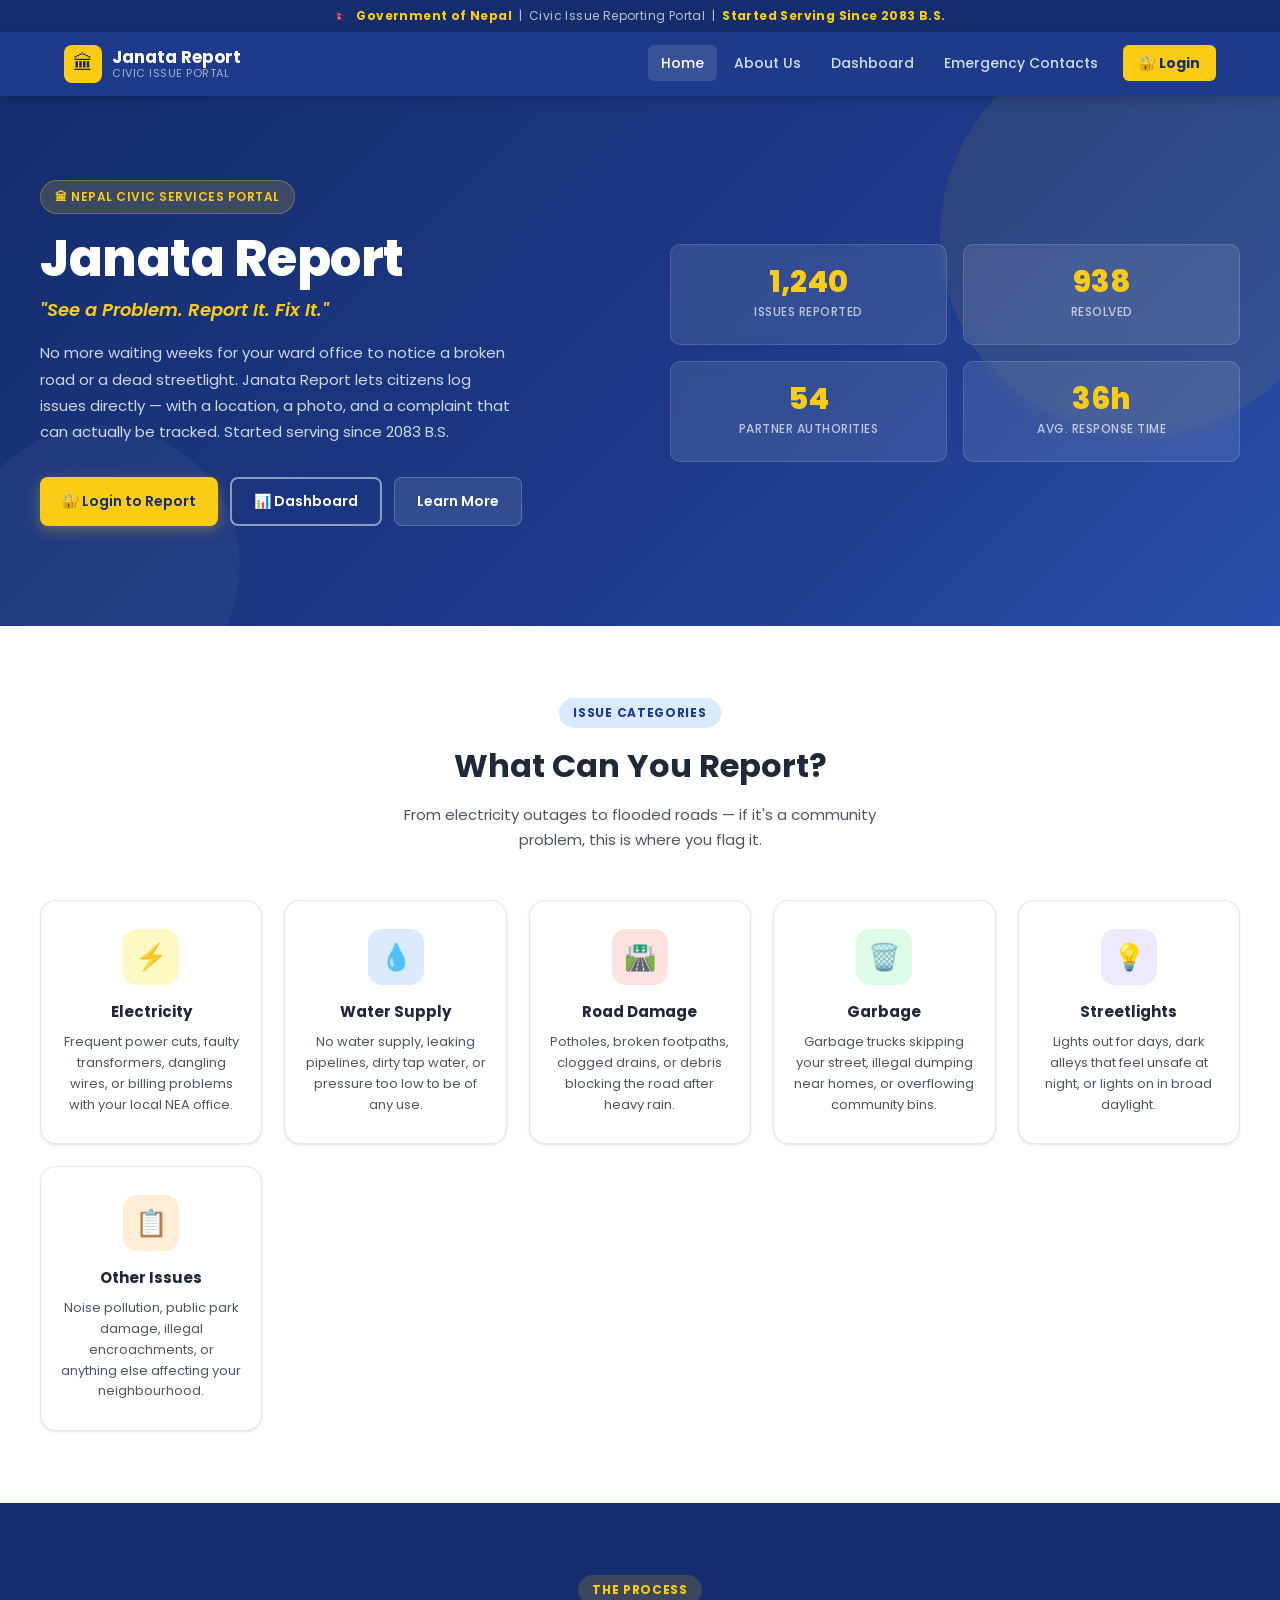
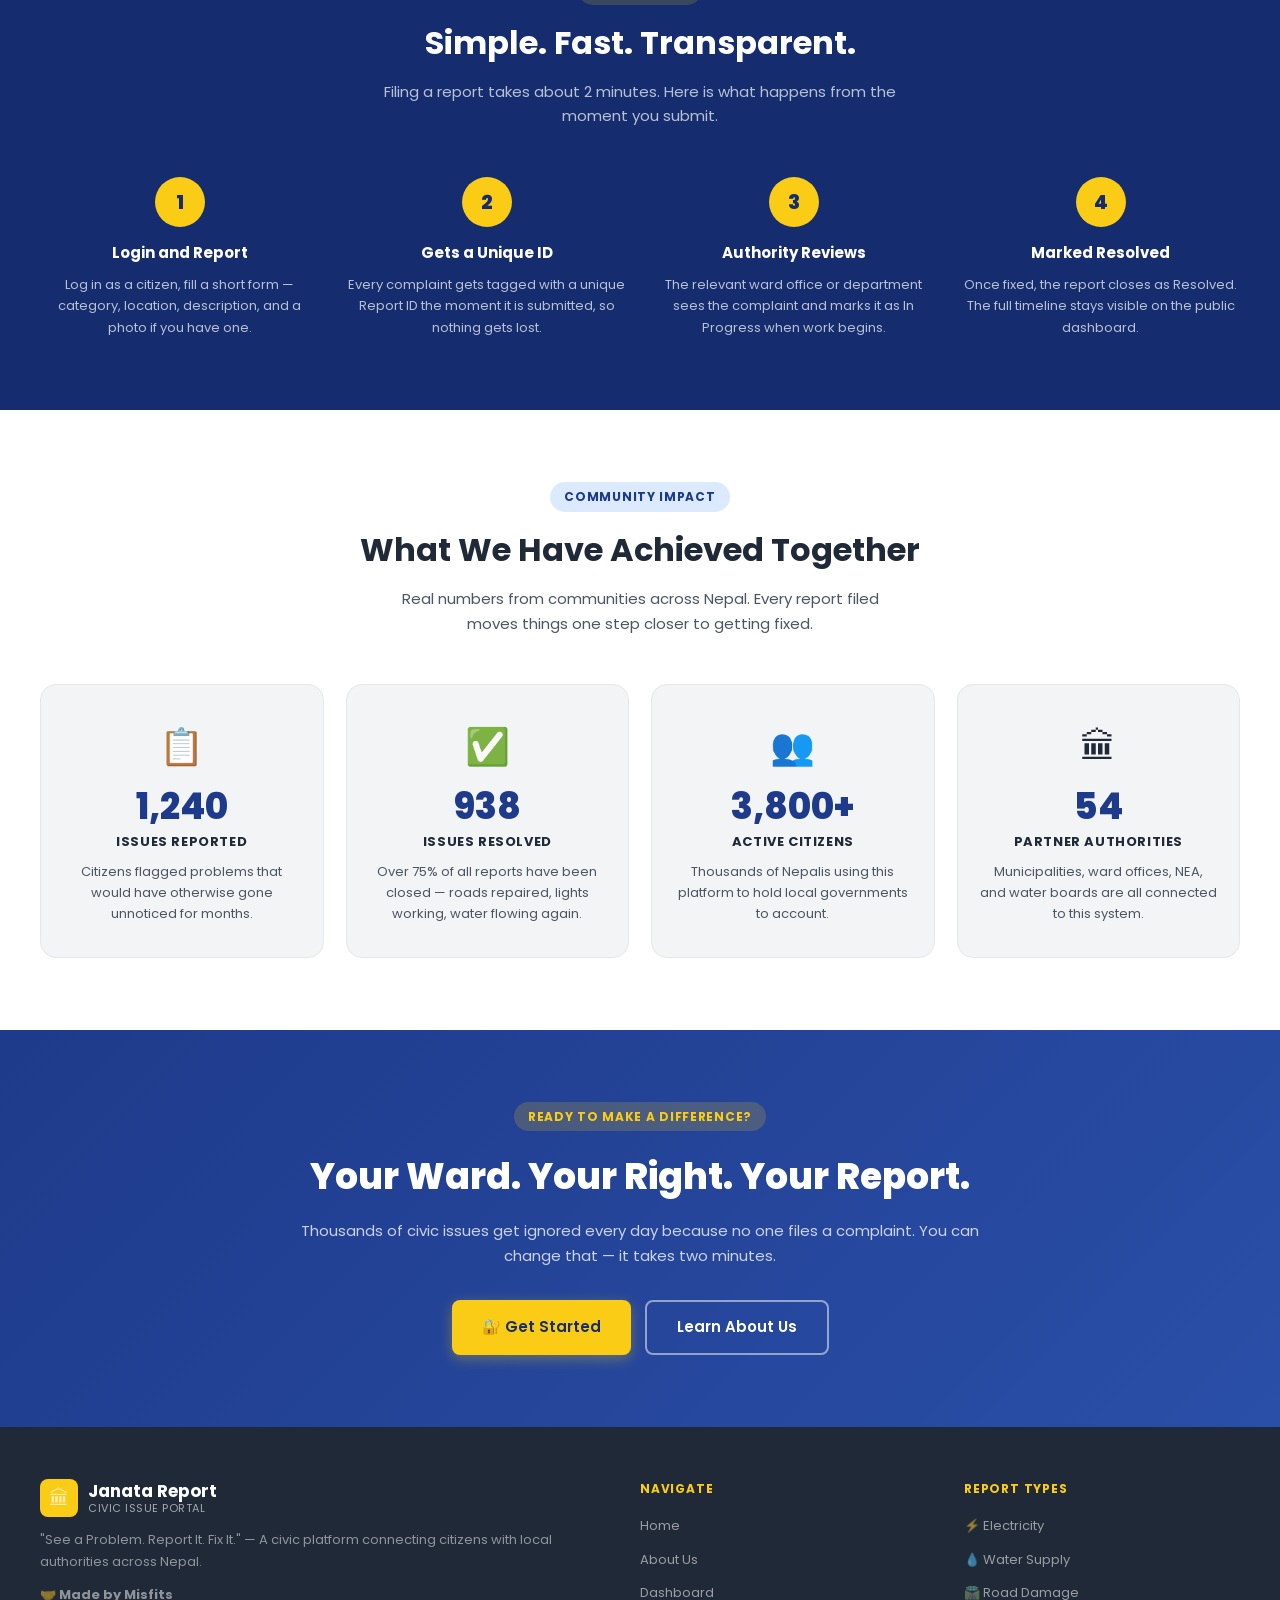
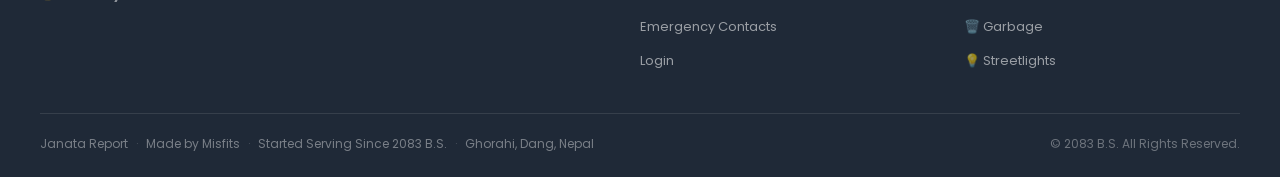
<file: index.html>
<!DOCTYPE html>
<html lang="en">
<head>
  <meta charset="UTF-8">
  <meta name="viewport" content="width=device-width, initial-scale=1.0">
  <title>Janata Report – See a Problem. Report It. Fix It.</title>
  <meta name="description" content="Janata Report is Nepal's civic issue reporting platform. Citizens of Ghorahi, Dang and across Nepal can report electricity, water, road, garbage issues to local authorities.">
  <link rel="stylesheet" href="style.css">
  <link rel="icon" href="data:image/svg+xml,<svg xmlns='http://www.w3.org/2000/svg' viewBox='0 0 100 100'><text y='.9em' font-size='90'>🏛</text></svg>">
</head>
<body data-page="home">

  <div class="gov-banner">
    🇳🇵 &nbsp;<strong>Government of Nepal</strong> &nbsp;|&nbsp; Civic Issue Reporting Portal &nbsp;|&nbsp; <strong>Started Serving Since 2083 B.S.</strong>
  </div>

  <nav class="navbar">
    <div class="nav-inner">
      <a href="index.html" class="nav-brand">
        <div class="nav-logo">🏛</div>
        <div class="nav-title">
          <span>Janata Report</span>
          <span>CIVIC ISSUE PORTAL</span>
        </div>
      </a>
      <button class="nav-toggle" id="navToggle" aria-label="Open menu" aria-expanded="false">
        <span></span><span></span><span></span>
      </button>
      <ul class="nav-links" id="navLinks">
        <li><a href="index.html" class="active">Home</a></li>
        <li><a href="about.html">About Us</a></li>
        <li><a href="dashboard.html">Dashboard</a></li>
        <li><a href="emergency.html">Emergency Contacts</a></li>
        <li><a href="login.html" class="btn-login-nav">🔐 Login</a></li>
      </ul>
    </div>
  </nav>

  <!-- Hero -->
  <section class="hero">
    <div class="hero-inner">
      <div class="hero-content">
        <div class="hero-badge">🏛 Nepal Civic Services Portal</div>
        <h1>Janata Report</h1>
        <p class="hero-tagline">"See a Problem. Report It. Fix It."</p>
        <p class="hero-sub">No more waiting weeks for your ward office to notice a broken road or a dead streetlight. Janata Report lets citizens log issues directly — with a location, a photo, and a complaint that can actually be tracked. Started serving since 2083 B.S.</p>
        <div class="hero-actions">
          <a href="login.html" class="btn btn-primary">🔐 Login to Report</a>
          <a href="dashboard.html" class="btn btn-outline">📊 Dashboard</a>
          <a href="about.html" class="btn btn-ghost">Learn More</a>
        </div>
      </div>
      <div class="hero-stats">
        <div class="stat-card">
          <div class="stat-num">1,240</div>
          <div class="stat-label">Issues Reported</div>
        </div>
        <div class="stat-card">
          <div class="stat-num">938</div>
          <div class="stat-label">Resolved</div>
        </div>
        <div class="stat-card">
          <div class="stat-num">54</div>
          <div class="stat-label">Partner Authorities</div>
        </div>
        <div class="stat-card">
          <div class="stat-num">36h</div>
          <div class="stat-label">Avg. Response Time</div>
        </div>
      </div>
    </div>
  </section>

  <!-- Issue categories -->
  <section class="section" style="background:var(--white)">
    <div class="section-inner">
      <div class="section-header">
        <span class="section-eyebrow">Issue Categories</span>
        <h2>What Can You Report?</h2>
        <p>From electricity outages to flooded roads — if it's a community problem, this is where you flag it.</p>
      </div>
      <div class="features-grid">
        <div class="feature-card">
          <div class="feature-icon icon-yellow">⚡</div>
          <h3>Electricity</h3>
          <p>Frequent power cuts, faulty transformers, dangling wires, or billing problems with your local NEA office.</p>
        </div>
        <div class="feature-card">
          <div class="feature-icon icon-blue">💧</div>
          <h3>Water Supply</h3>
          <p>No water supply, leaking pipelines, dirty tap water, or pressure too low to be of any use.</p>
        </div>
        <div class="feature-card">
          <div class="feature-icon icon-red">🛣️</div>
          <h3>Road Damage</h3>
          <p>Potholes, broken footpaths, clogged drains, or debris blocking the road after heavy rain.</p>
        </div>
        <div class="feature-card">
          <div class="feature-icon icon-green">🗑️</div>
          <h3>Garbage</h3>
          <p>Garbage trucks skipping your street, illegal dumping near homes, or overflowing community bins.</p>
        </div>
        <div class="feature-card">
          <div class="feature-icon icon-purple">💡</div>
          <h3>Streetlights</h3>
          <p>Lights out for days, dark alleys that feel unsafe at night, or lights on in broad daylight.</p>
        </div>
        <div class="feature-card">
          <div class="feature-icon icon-orange">📋</div>
          <h3>Other Issues</h3>
          <p>Noise pollution, public park damage, illegal encroachments, or anything else affecting your neighbourhood.</p>
        </div>
      </div>
    </div>
  </section>

  <!-- How it works -->
  <section class="section how-section">
    <div class="section-inner">
      <div class="section-header">
        <span class="section-eyebrow">The Process</span>
        <h2>Simple. Fast. Transparent.</h2>
        <p>Filing a report takes about 2 minutes. Here is what happens from the moment you submit.</p>
      </div>
      <div class="steps-grid">
        <div class="step-card">
          <div class="step-num">1</div>
          <h3>Login and Report</h3>
          <p>Log in as a citizen, fill a short form — category, location, description, and a photo if you have one.</p>
        </div>
        <div class="step-card">
          <div class="step-num">2</div>
          <h3>Gets a Unique ID</h3>
          <p>Every complaint gets tagged with a unique Report ID the moment it is submitted, so nothing gets lost.</p>
        </div>
        <div class="step-card">
          <div class="step-num">3</div>
          <h3>Authority Reviews</h3>
          <p>The relevant ward office or department sees the complaint and marks it as In Progress when work begins.</p>
        </div>
        <div class="step-card">
          <div class="step-num">4</div>
          <h3>Marked Resolved</h3>
          <p>Once fixed, the report closes as Resolved. The full timeline stays visible on the public dashboard.</p>
        </div>
      </div>
    </div>
  </section>

  <!-- Community Impact -->
  <section class="section impact-section">
    <div class="section-inner">
      <div class="section-header">
        <span class="section-eyebrow">Community Impact</span>
        <h2>What We Have Achieved Together</h2>
        <p>Real numbers from communities across Nepal. Every report filed moves things one step closer to getting fixed.</p>
      </div>
      <div class="impact-grid">
        <div class="impact-card">
          <div class="impact-icon">📋</div>
          <div class="impact-num">1,240</div>
          <div class="impact-label">Issues Reported</div>
          <p>Citizens flagged problems that would have otherwise gone unnoticed for months.</p>
        </div>
        <div class="impact-card">
          <div class="impact-icon">✅</div>
          <div class="impact-num">938</div>
          <div class="impact-label">Issues Resolved</div>
          <p>Over 75% of all reports have been closed — roads repaired, lights working, water flowing again.</p>
        </div>
        <div class="impact-card">
          <div class="impact-icon">👥</div>
          <div class="impact-num">3,800+</div>
          <div class="impact-label">Active Citizens</div>
          <p>Thousands of Nepalis using this platform to hold local governments to account.</p>
        </div>
        <div class="impact-card">
          <div class="impact-icon">🏛</div>
          <div class="impact-num">54</div>
          <div class="impact-label">Partner Authorities</div>
          <p>Municipalities, ward offices, NEA, and water boards are all connected to this system.</p>
        </div>
      </div>
    </div>
  </section>

  <!-- CTA -->
  <section class="cta-section">
    <div class="cta-inner">
      <div class="cta-tag">Ready to make a difference?</div>
      <h2>Your Ward. Your Right. Your Report.</h2>
      <p>Thousands of civic issues get ignored every day because no one files a complaint. You can change that — it takes two minutes.</p>
      <div class="cta-buttons">
        <a href="login.html" class="btn btn-primary" style="font-size:15px;padding:13px 30px">🔐 Get Started</a>
        <a href="about.html" class="btn btn-outline" style="font-size:15px;padding:13px 30px">Learn About Us</a>
      </div>
    </div>
  </section>

  <!-- Footer -->
  <footer>
    <div class="footer-inner">
      <div class="footer-top">
        <div class="footer-brand">
          <a href="index.html" class="nav-brand" style="margin-bottom:12px">
            <div class="nav-logo">🏛</div>
            <div class="nav-title">
              <span>Janata Report</span>
              <span>CIVIC ISSUE PORTAL</span>
            </div>
          </a>
          <p>"See a Problem. Report It. Fix It." — A civic platform connecting citizens with local authorities across Nepal.</p>
          <p class="footer-misfits">🤝 Made by Misfits</p>
        </div>
        <div class="footer-col">
          <h5>Navigate</h5>
          <ul>
            <li><a href="index.html">Home</a></li>
            <li><a href="about.html">About Us</a></li>
            <li><a href="dashboard.html">Dashboard</a></li>
            <li><a href="emergency.html">Emergency Contacts</a></li>
            <li><a href="login.html">Login</a></li>
          </ul>
        </div>
        <div class="footer-col">
          <h5>Report Types</h5>
          <ul>
            <li><a href="login.html">⚡ Electricity</a></li>
            <li><a href="login.html">💧 Water Supply</a></li>
            <li><a href="login.html">🛣️ Road Damage</a></li>
            <li><a href="login.html">🗑️ Garbage</a></li>
            <li><a href="login.html">💡 Streetlights</a></li>
          </ul>
        </div>
      </div>
      <div class="footer-bottom">
        <div class="footer-bottom-left">
          <span>Janata Report</span>
          <span class="footer-dot">·</span>
          <span>Made by Misfits</span>
          <span class="footer-dot">·</span>
          <span>Started Serving Since 2083 B.S.</span>
          <span class="footer-dot">·</span>
          <span>Ghorahi, Dang, Nepal</span>
        </div>
        <span class="footer-copy">© 2083 B.S. All Rights Reserved.</span>
      </div>
    </div>
  </footer>

  <script src="script.js"></script>
</body>
</html>
</file>
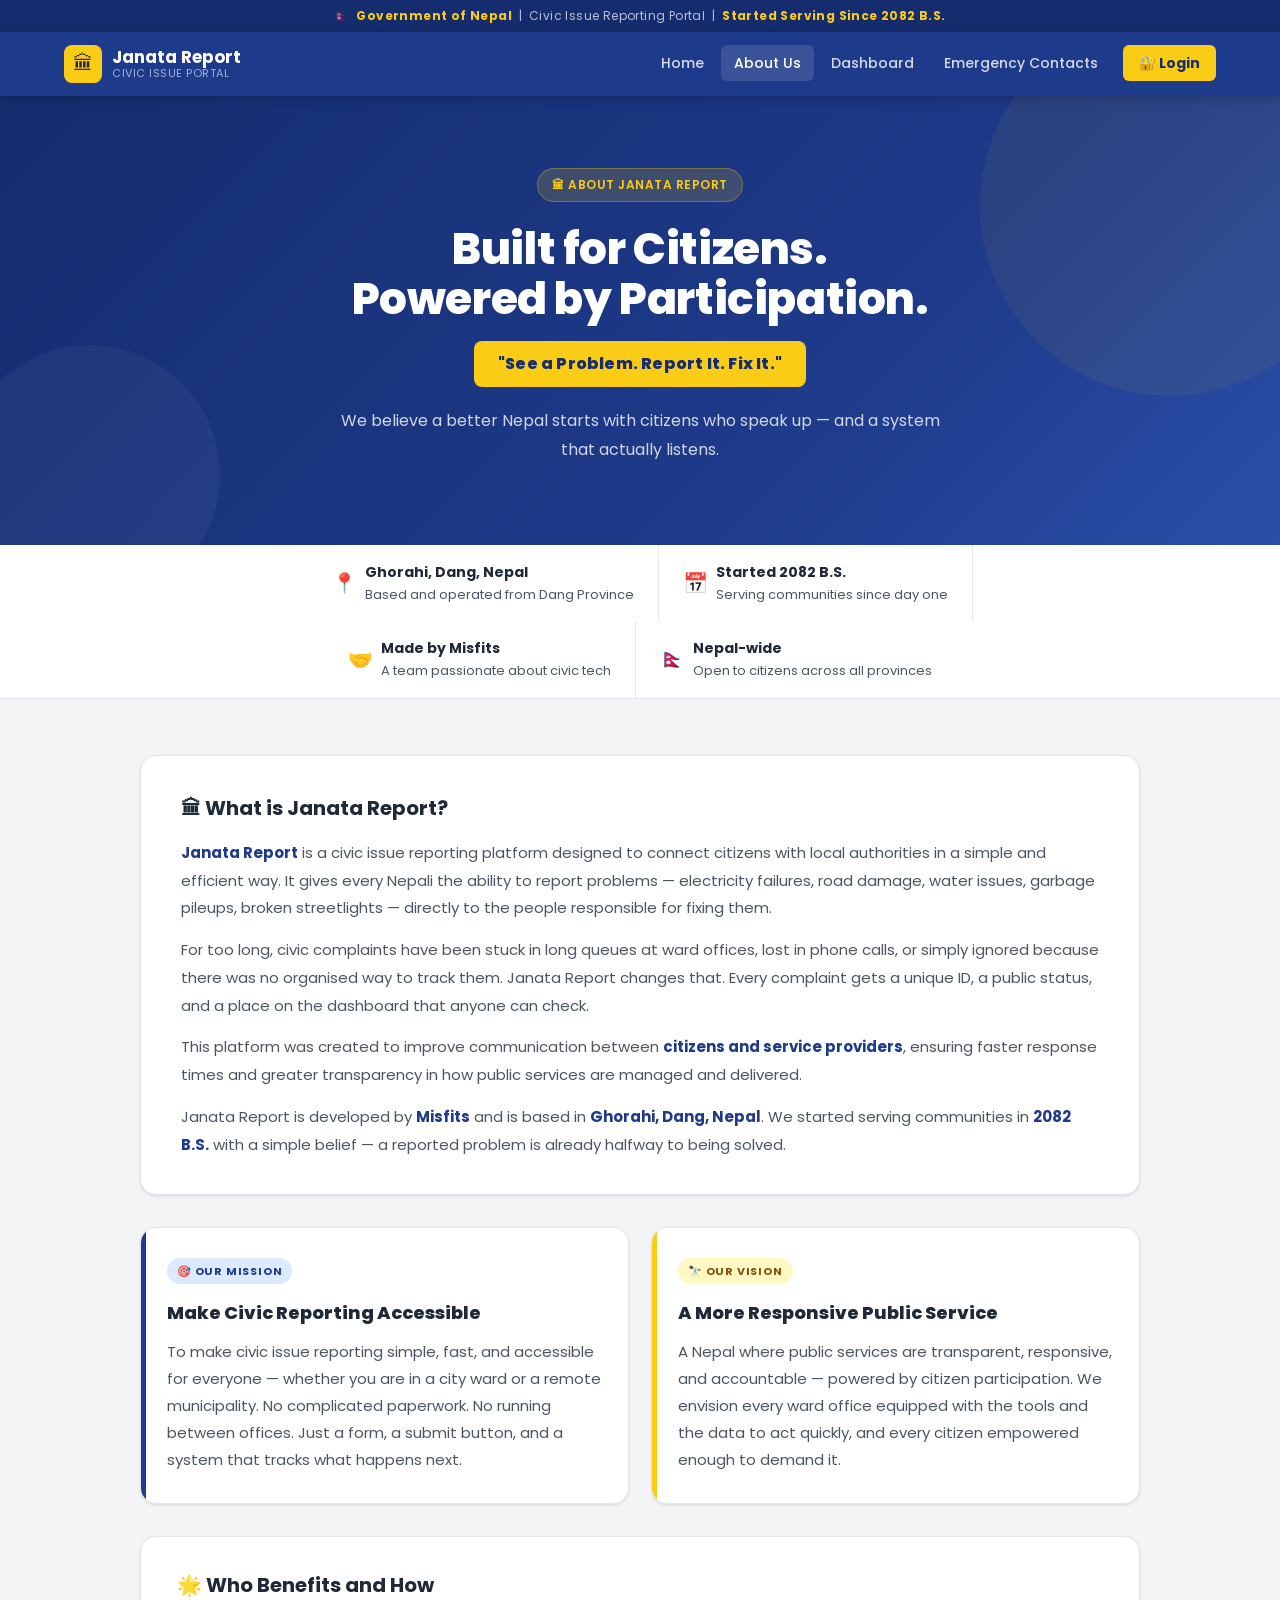
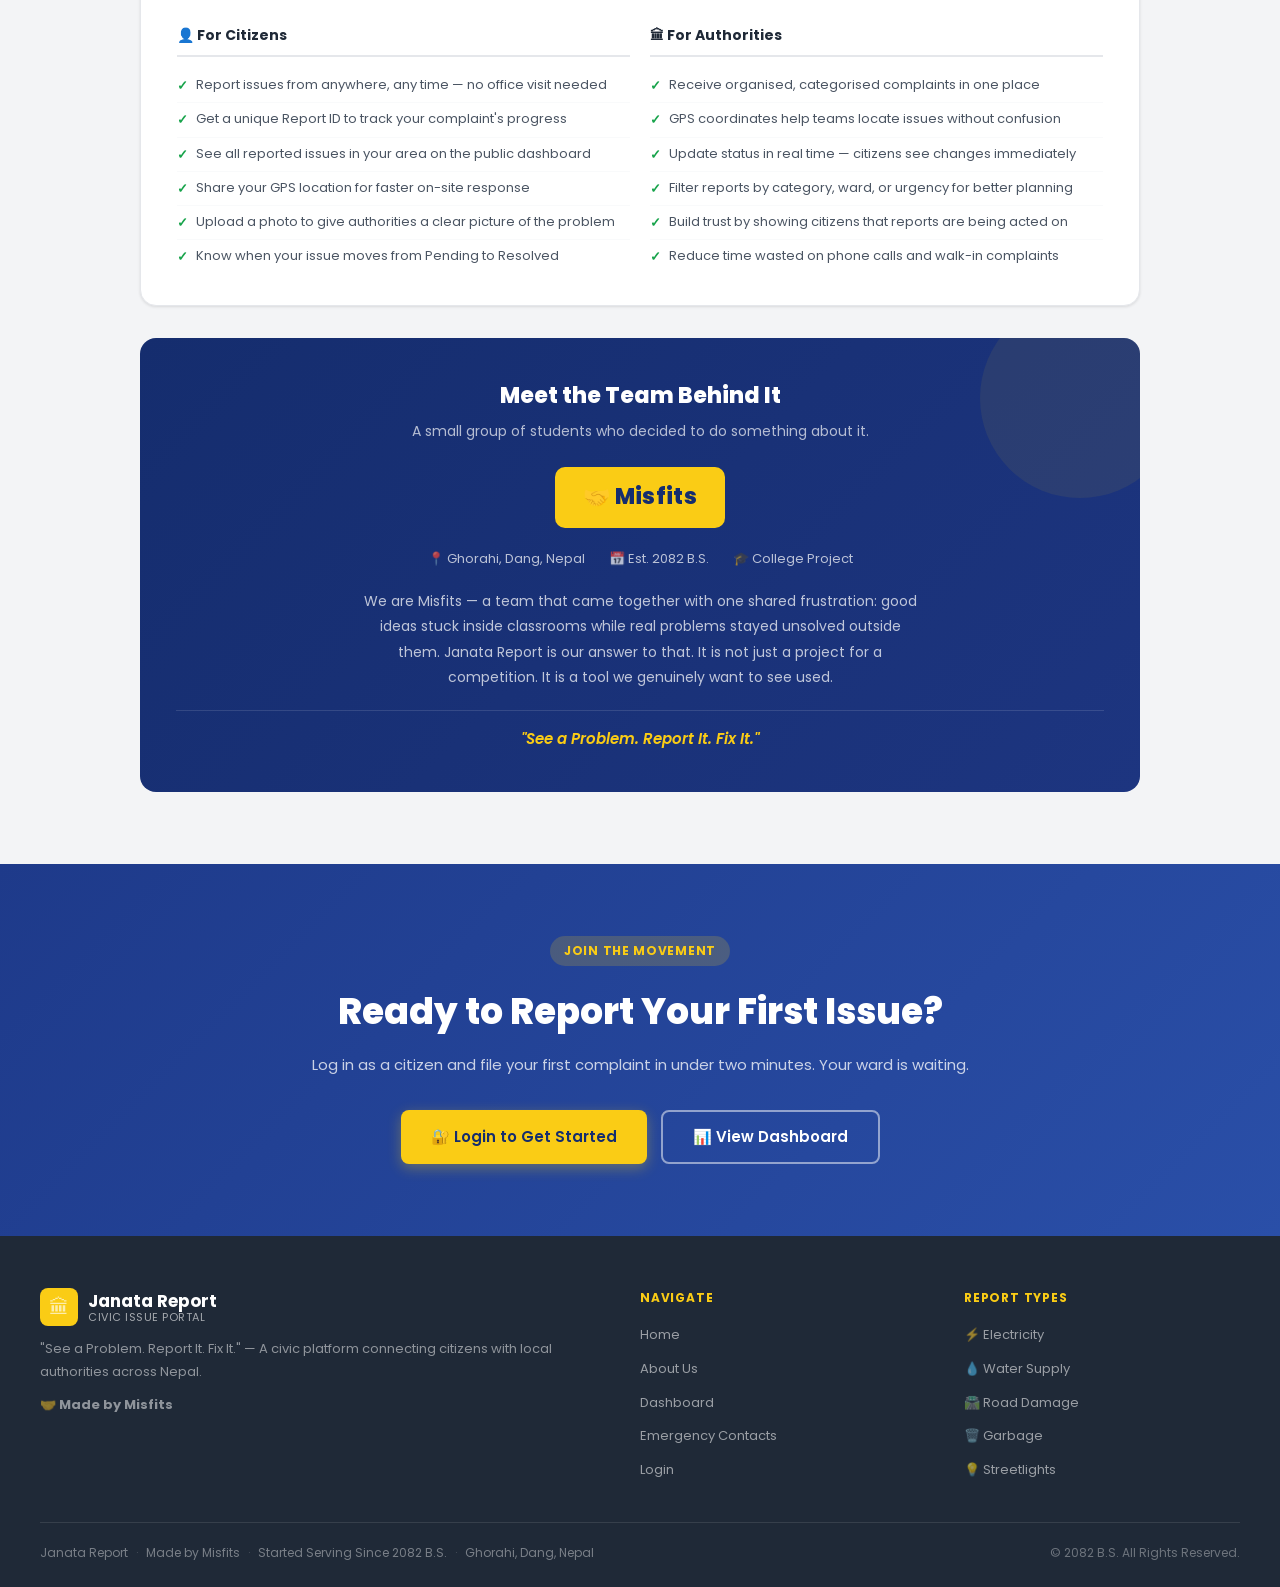
<file: about.html>
<!DOCTYPE html>
<html lang="en">
<head>
  <meta charset="UTF-8">
  <meta name="viewport" content="width=device-width, initial-scale=1.0">
  <title>About Us – Janata Report</title>
  <meta name="description" content="Learn about Janata Report — Nepal's civic issue reporting platform built by Misfits, based in Ghorahi, Dang. Our mission is to make public service more transparent and responsive.">
  <link rel="stylesheet" href="style.css">
  <link rel="icon" href="data:image/svg+xml,<svg xmlns='http://www.w3.org/2000/svg' viewBox='0 0 100 100'><text y='.9em' font-size='90'>🏛</text></svg>">

  <style>
    /* ── About-page-only extras ── */

    .about-hero {
      background: linear-gradient(135deg, var(--blue-dark) 0%, var(--blue) 65%, var(--blue-light) 100%);
      padding: 72px 24px 80px;
      text-align: center;
      color: var(--white);
      position: relative;
      overflow: hidden;
    }
    .about-hero::before {
      content: '';
      position: absolute;
      top: -80px; right: -80px;
      width: 380px; height: 380px;
      background: rgba(250,204,21,.06);
      border-radius: 50%;
    }
    .about-hero::after {
      content: '';
      position: absolute;
      bottom: -60px; left: -40px;
      width: 260px; height: 260px;
      background: rgba(255,255,255,.04);
      border-radius: 50%;
    }
    .about-hero-inner {
      max-width: 720px;
      margin: 0 auto;
      position: relative;
      z-index: 1;
    }
    .about-hero .hero-badge {
      margin-bottom: 22px;
    }
    .about-hero h1 {
      font-size: clamp(28px, 4vw, 44px);
      font-weight: 800;
      line-height: 1.15;
      margin-bottom: 16px;
      letter-spacing: -.4px;
    }
    .about-hero .tagline-banner {
      display: inline-block;
      background: var(--yellow);
      color: var(--blue-dark);
      font-size: 16px;
      font-weight: 800;
      padding: 10px 24px;
      border-radius: 8px;
      margin-bottom: 20px;
      letter-spacing: .2px;
    }
    .about-hero p {
      font-size: 16px;
      color: rgba(255,255,255,.8);
      line-height: 1.8;
      max-width: 600px;
      margin: 0 auto;
    }

    /* ── Quick-info strip ── */
    .info-strip {
      background: var(--white);
      border-bottom: 1px solid var(--g200);
    }
    .info-strip-inner {
      max-width: 1000px;
      margin: 0 auto;
      padding: 0 24px;
      display: flex;
      justify-content: center;
      flex-wrap: wrap;
    }
    .info-pill {
      display: flex;
      align-items: center;
      gap: 8px;
      padding: 16px 24px;
      font-size: 13px;
      color: var(--g600);
      border-right: 1px solid var(--g200);
    }
    .info-pill:last-child { border-right: none; }
    .info-pill .pill-icon { font-size: 20px; }
    .info-pill strong { color: var(--g800); font-weight: 700; display: block; font-size: 14px; }

    /* ── About body ── */
    .about-body {
      padding: 56px 24px 72px;
      background: var(--bg);
    }
    .about-body-inner {
      max-width: 1000px;
      margin: 0 auto;
    }

    /* intro paragraph */
    .about-intro {
      background: var(--white);
      border-radius: var(--r-lg);
      padding: 36px 40px;
      border: 1px solid var(--g200);
      box-shadow: var(--sh-sm);
      margin-bottom: 32px;
    }
    .about-intro h2 {
      font-size: 20px;
      font-weight: 700;
      color: var(--g800);
      margin-bottom: 14px;
      display: flex;
      align-items: center;
      gap: 9px;
    }
    .about-intro p {
      font-size: 15px;
      color: var(--g600);
      line-height: 1.85;
      margin-bottom: 14px;
    }
    .about-intro p:last-child { margin-bottom: 0; }
    .about-intro p strong { color: var(--blue); }

    /* mission / vision cards */
    .mv-grid {
      display: grid;
      grid-template-columns: 1fr 1fr;
      gap: 22px;
      margin-bottom: 32px;
    }
    .mv-card {
      background: var(--white);
      border-radius: var(--r-lg);
      padding: 30px 26px;
      border: 1px solid var(--g200);
      box-shadow: var(--sh-sm);
      position: relative;
      overflow: hidden;
    }
    .mv-card::before {
      content: '';
      position: absolute;
      top: 0; left: 0;
      width: 5px; height: 100%;
    }
    .mv-card.mission::before { background: var(--blue); }
    .mv-card.vision::before  { background: var(--yellow); }

    .mv-card .mv-label {
      display: inline-flex;
      align-items: center;
      gap: 6px;
      font-size: 11px;
      font-weight: 700;
      text-transform: uppercase;
      letter-spacing: .8px;
      padding: 4px 10px;
      border-radius: 20px;
      margin-bottom: 14px;
    }
    .mv-card.mission .mv-label { background: #dbeafe; color: var(--blue); }
    .mv-card.vision  .mv-label { background: #fef9c3; color: #854d0e; }

    .mv-card h3 {
      font-size: 18px;
      font-weight: 800;
      color: var(--g800);
      margin-bottom: 10px;
    }
    .mv-card p {
      font-size: 15px;
      color: var(--g600);
      line-height: 1.8;
    }

    /* Benefits grid */
    .benefits-section {
      background: var(--white);
      border-radius: var(--r-lg);
      padding: 32px 36px;
      border: 1px solid var(--g200);
      box-shadow: var(--sh-sm);
      margin-bottom: 32px;
    }
    .benefits-section h2 {
      font-size: 20px;
      font-weight: 700;
      margin-bottom: 22px;
      display: flex;
      align-items: center;
      gap: 9px;
    }
    .benefits-grid {
      display: grid;
      grid-template-columns: 1fr 1fr;
      gap: 20px;
    }
    .benefit-group h4 {
      font-size: 14px;
      font-weight: 700;
      color: var(--g800);
      margin-bottom: 12px;
      padding-bottom: 8px;
      border-bottom: 2px solid var(--g200);
      display: flex;
      align-items: center;
      gap: 7px;
    }
    .benefit-group ul li {
      font-size: 13px;
      color: var(--g600);
      padding: 6px 0;
      border-bottom: 1px solid var(--g100);
      display: flex;
      align-items: flex-start;
      gap: 8px;
      line-height: 1.55;
    }
    .benefit-group ul li:last-child { border-bottom: none; }
    .benefit-group ul li::before {
      content: '✓';
      color: var(--green);
      font-weight: 700;
      flex-shrink: 0;
      margin-top: 1px;
    }

    /* Team card */
    .team-card {
      background: linear-gradient(135deg, var(--blue-dark) 0%, var(--blue-mid) 100%);
      border-radius: var(--r-lg);
      padding: 40px 36px;
      text-align: center;
      color: var(--white);
      position: relative;
      overflow: hidden;
    }
    .team-card::before {
      content: '';
      position: absolute;
      top: -40px; right: -40px;
      width: 200px; height: 200px;
      background: rgba(250,204,21,.07);
      border-radius: 50%;
    }
    .team-card-inner { position: relative; z-index: 1; }
    .team-card h3 {
      font-size: 22px;
      font-weight: 800;
      margin-bottom: 6px;
    }
    .team-card .sub {
      font-size: 14px;
      color: rgba(255,255,255,.68);
      margin-bottom: 24px;
    }
    .team-name-badge {
      display: inline-flex;
      align-items: center;
      gap: 10px;
      background: var(--yellow);
      color: var(--blue-dark);
      font-size: 22px;
      font-weight: 800;
      padding: 12px 28px;
      border-radius: 10px;
      margin-bottom: 20px;
      letter-spacing: .3px;
    }
    .team-meta {
      display: flex;
      justify-content: center;
      gap: 24px;
      flex-wrap: wrap;
      margin-bottom: 20px;
    }
    .team-meta-item {
      display: flex;
      align-items: center;
      gap: 6px;
      font-size: 13px;
      color: rgba(255,255,255,.7);
    }
    .team-card .tagline-quote {
      font-size: 15px;
      font-style: italic;
      color: var(--yellow);
      font-weight: 600;
      padding-top: 16px;
      border-top: 1px solid rgba(255,255,255,.12);
    }

    @media (max-width: 700px) {
      .mv-grid        { grid-template-columns: 1fr; }
      .benefits-grid  { grid-template-columns: 1fr; }
      .about-intro    { padding: 24px 20px; }
      .benefits-section { padding: 24px 20px; }
      .team-card      { padding: 28px 20px; }
      .info-pill      { border-right: none; border-bottom: 1px solid var(--g200); width: 100%; }
      .info-pill:last-child { border-bottom: none; }
    }
  </style>
</head>
<body data-page="about">

  <div class="gov-banner">
    🇳🇵 &nbsp;<strong>Government of Nepal</strong> &nbsp;|&nbsp; Civic Issue Reporting Portal &nbsp;|&nbsp; <strong>Started Serving Since 2082 B.S.</strong>
  </div>

  <nav class="navbar">
    <div class="nav-inner">
      <a href="index.html" class="nav-brand">
        <div class="nav-logo">🏛</div>
        <div class="nav-title">
          <span>Janata Report</span>
          <span>CIVIC ISSUE PORTAL</span>
        </div>
      </a>
      <button class="nav-toggle" id="navToggle" aria-label="Open menu" aria-expanded="false">
        <span></span><span></span><span></span>
      </button>
      <ul class="nav-links" id="navLinks">
        <li><a href="index.html">Home</a></li>
        <li><a href="about.html" class="active">About Us</a></li>
        <li><a href="dashboard.html">Dashboard</a></li>
        <li><a href="emergency.html">Emergency Contacts</a></li>
        <li><a href="login.html" class="btn-login-nav">🔐 Login</a></li>
      </ul>
    </div>
  </nav>

  <!-- About Hero -->
  <section class="about-hero">
    <div class="about-hero-inner">
      <div class="hero-badge">🏛 About Janata Report</div>
      <h1>Built for Citizens.<br>Powered by Participation.</h1>
      <div class="tagline-banner">"See a Problem. Report It. Fix It."</div>
      <p>We believe a better Nepal starts with citizens who speak up — and a system that actually listens.</p>
    </div>
  </section>

  <!-- Quick info strip -->
  <div class="info-strip">
    <div class="info-strip-inner">
      <div class="info-pill">
        <span class="pill-icon">📍</span>
        <div>
          <strong>Ghorahi, Dang, Nepal</strong>
          Based and operated from Dang Province
        </div>
      </div>
      <div class="info-pill">
        <span class="pill-icon">📅</span>
        <div>
          <strong>Started 2082 B.S.</strong>
          Serving communities since day one
        </div>
      </div>
      <div class="info-pill">
        <span class="pill-icon">🤝</span>
        <div>
          <strong>Made by Misfits</strong>
          A team passionate about civic tech
        </div>
      </div>
      <div class="info-pill">
        <span class="pill-icon">🇳🇵</span>
        <div>
          <strong>Nepal-wide</strong>
          Open to citizens across all provinces
        </div>
      </div>
    </div>
  </div>

  <!-- Main body -->
  <div class="about-body">
    <div class="about-body-inner">

      <!-- What is Janata Report -->
      <div class="about-intro">
        <h2>🏛 What is Janata Report?</h2>
        <p>
          <strong>Janata Report</strong> is a civic issue reporting platform designed to connect citizens with local authorities in a simple and efficient way. It gives every Nepali the ability to report problems — electricity failures, road damage, water issues, garbage pileups, broken streetlights — directly to the people responsible for fixing them.
        </p>
        <p>
          For too long, civic complaints have been stuck in long queues at ward offices, lost in phone calls, or simply ignored because there was no organised way to track them. Janata Report changes that. Every complaint gets a unique ID, a public status, and a place on the dashboard that anyone can check.
        </p>
        <p>
          This platform was created to improve communication between <strong>citizens and service providers</strong>, ensuring faster response times and greater transparency in how public services are managed and delivered.
        </p>
        <p>
          Janata Report is developed by <strong>Misfits</strong> and is based in <strong>Ghorahi, Dang, Nepal</strong>. We started serving communities in <strong>2082 B.S.</strong> with a simple belief — a reported problem is already halfway to being solved.
        </p>
      </div>

      <!-- Mission & Vision -->
      <div class="mv-grid">
        <div class="mv-card mission">
          <span class="mv-label">🎯 Our Mission</span>
          <h3>Make Civic Reporting Accessible</h3>
          <p>
            To make civic issue reporting simple, fast, and accessible for everyone — whether you are in a city ward or a remote municipality. No complicated paperwork. No running between offices. Just a form, a submit button, and a system that tracks what happens next.
          </p>
        </div>
        <div class="mv-card vision">
          <span class="mv-label">🔭 Our Vision</span>
          <h3>A More Responsive Public Service</h3>
          <p>
            A Nepal where public services are transparent, responsive, and accountable — powered by citizen participation. We envision every ward office equipped with the tools and the data to act quickly, and every citizen empowered enough to demand it.
          </p>
        </div>
      </div>

      <!-- Benefits -->
      <div class="benefits-section">
        <h2>🌟 Who Benefits and How</h2>
        <div class="benefits-grid">
          <div class="benefit-group">
            <h4>👤 For Citizens</h4>
            <ul>
              <li>Report issues from anywhere, any time — no office visit needed</li>
              <li>Get a unique Report ID to track your complaint's progress</li>
              <li>See all reported issues in your area on the public dashboard</li>
              <li>Share your GPS location for faster on-site response</li>
              <li>Upload a photo to give authorities a clear picture of the problem</li>
              <li>Know when your issue moves from Pending to Resolved</li>
            </ul>
          </div>
          <div class="benefit-group">
            <h4>🏛 For Authorities</h4>
            <ul>
              <li>Receive organised, categorised complaints in one place</li>
              <li>GPS coordinates help teams locate issues without confusion</li>
              <li>Update status in real time — citizens see changes immediately</li>
              <li>Filter reports by category, ward, or urgency for better planning</li>
              <li>Build trust by showing citizens that reports are being acted on</li>
              <li>Reduce time wasted on phone calls and walk-in complaints</li>
            </ul>
          </div>
        </div>
      </div>

      <!-- Team -->
      <div class="team-card">
        <div class="team-card-inner">
          <h3>Meet the Team Behind It</h3>
          <p class="sub">A small group of students who decided to do something about it.</p>
          <div class="team-name-badge">🤝 Misfits</div>
          <div class="team-meta">
            <div class="team-meta-item">📍 Ghorahi, Dang, Nepal</div>
            <div class="team-meta-item">📅 Est. 2082 B.S.</div>
            <div class="team-meta-item">🎓 College Project</div>
          </div>
          <p style="font-size:14px;color:rgba(255,255,255,.72);max-width:560px;margin:0 auto 20px;line-height:1.8">
            We are Misfits — a team that came together with one shared frustration: good ideas stuck inside classrooms while real problems stayed unsolved outside them. Janata Report is our answer to that. It is not just a project for a competition. It is a tool we genuinely want to see used.
          </p>
          <p class="tagline-quote">"See a Problem. Report It. Fix It."</p>
        </div>
      </div>

    </div>
  </div>

  <!-- CTA -->
  <section class="cta-section">
    <div class="cta-inner">
      <div class="cta-tag">Join the movement</div>
      <h2>Ready to Report Your First Issue?</h2>
      <p>Log in as a citizen and file your first complaint in under two minutes. Your ward is waiting.</p>
      <div class="cta-buttons">
        <a href="login.html" class="btn btn-primary" style="font-size:15px;padding:13px 30px">🔐 Login to Get Started</a>
        <a href="dashboard.html" class="btn btn-outline" style="font-size:15px;padding:13px 30px">📊 View Dashboard</a>
      </div>
    </div>
  </section>

  <!-- Footer -->
  <footer>
    <div class="footer-inner">
      <div class="footer-top">
        <div class="footer-brand">
          <a href="index.html" class="nav-brand" style="margin-bottom:12px">
            <div class="nav-logo">🏛</div>
            <div class="nav-title">
              <span>Janata Report</span>
              <span>CIVIC ISSUE PORTAL</span>
            </div>
          </a>
          <p>"See a Problem. Report It. Fix It." — A civic platform connecting citizens with local authorities across Nepal.</p>
          <p class="footer-misfits">🤝 Made by Misfits</p>
        </div>
        <div class="footer-col">
          <h5>Navigate</h5>
          <ul>
            <li><a href="index.html">Home</a></li>
            <li><a href="about.html">About Us</a></li>
            <li><a href="dashboard.html">Dashboard</a></li>
            <li><a href="emergency.html">Emergency Contacts</a></li>
            <li><a href="login.html">Login</a></li>
          </ul>
        </div>
        <div class="footer-col">
          <h5>Report Types</h5>
          <ul>
            <li><a href="login.html">⚡ Electricity</a></li>
            <li><a href="login.html">💧 Water Supply</a></li>
            <li><a href="login.html">🛣️ Road Damage</a></li>
            <li><a href="login.html">🗑️ Garbage</a></li>
            <li><a href="login.html">💡 Streetlights</a></li>
          </ul>
        </div>
      </div>
      <div class="footer-bottom">
        <div class="footer-bottom-left">
          <span>Janata Report</span>
          <span class="footer-dot">·</span>
          <span>Made by Misfits</span>
          <span class="footer-dot">·</span>
          <span>Started Serving Since 2082 B.S.</span>
          <span class="footer-dot">·</span>
          <span>Ghorahi, Dang, Nepal</span>
        </div>
        <span class="footer-copy">© 2082 B.S. All Rights Reserved.</span>
      </div>
    </div>
  </footer>

  <script src="script.js"></script>
</body>
</html>
</file>
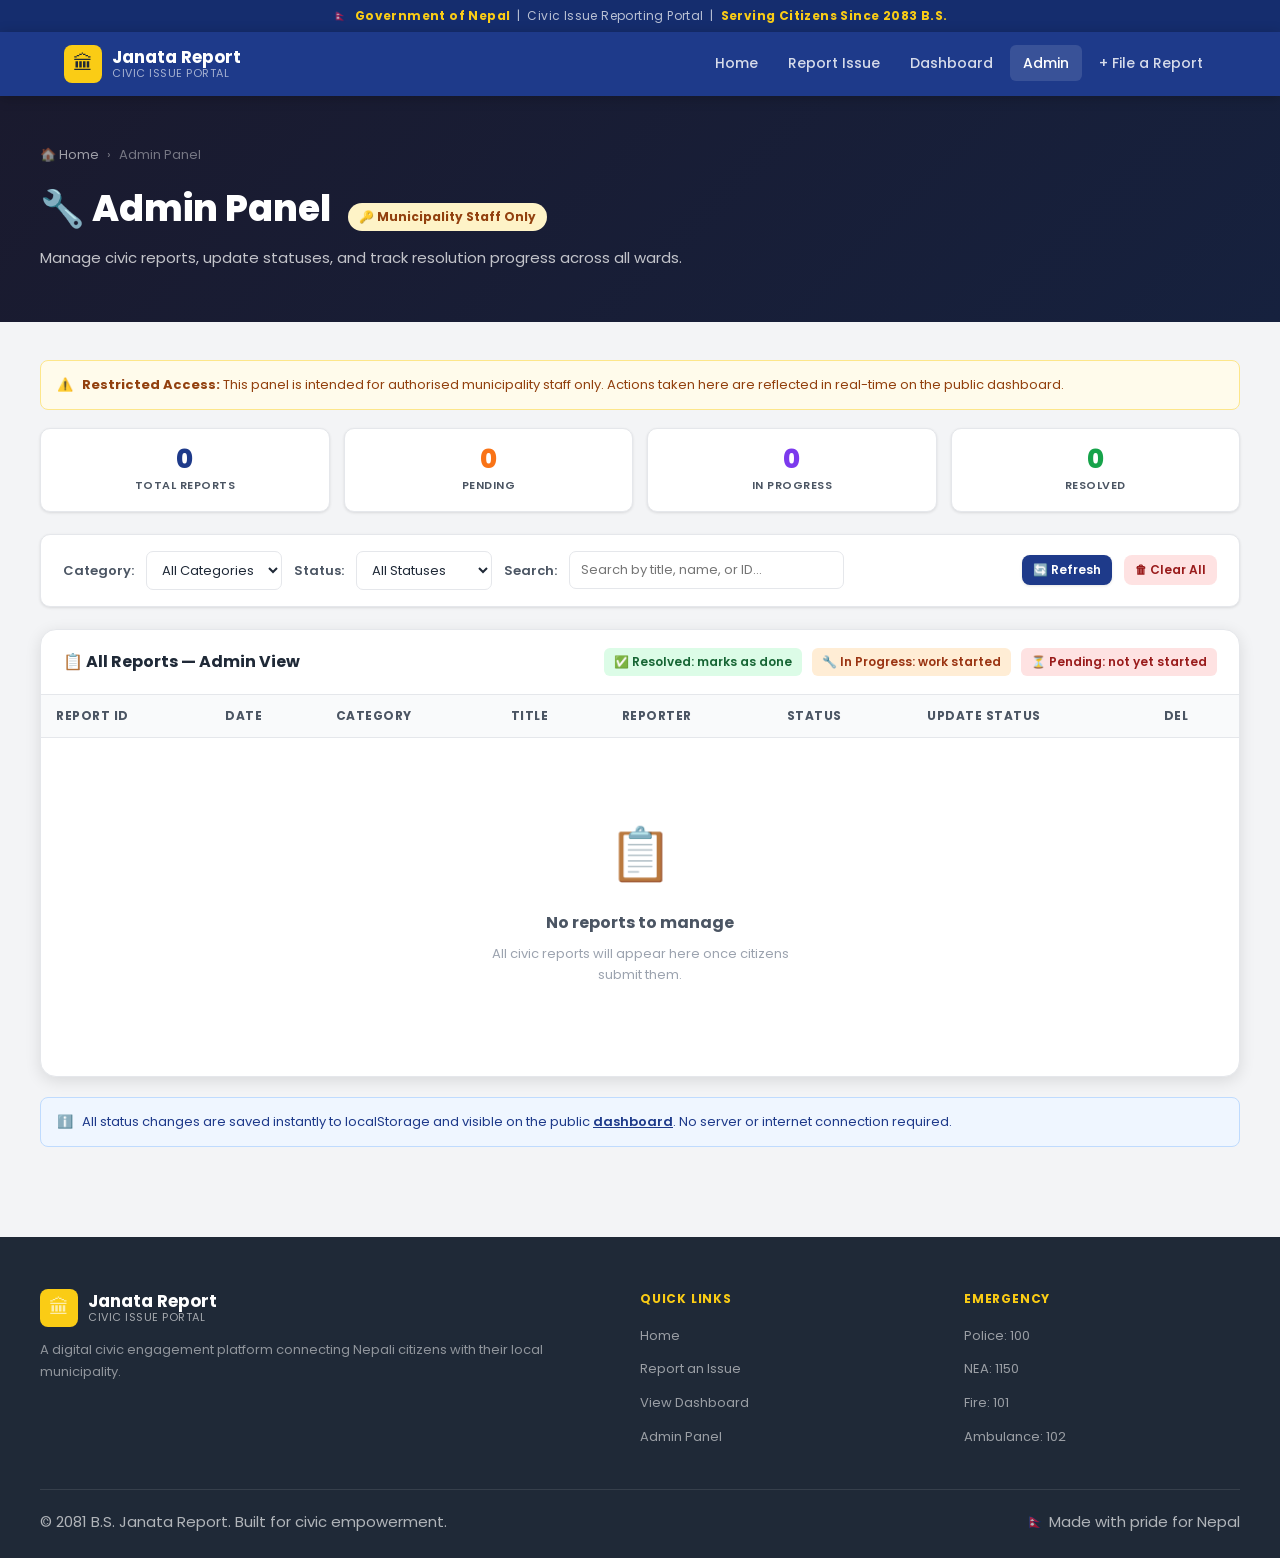
<file: admin.html>
<!DOCTYPE html>
<html lang="en">
<head>
  <meta charset="UTF-8">
  <meta name="viewport" content="width=device-width, initial-scale=1.0">
  <title>Admin Panel – Janata Report</title>
  <link rel="stylesheet" href="style.css">
  <link rel="icon" href="data:image/svg+xml,<svg xmlns='http://www.w3.org/2000/svg' viewBox='0 0 100 100'><text y='.9em' font-size='90'>🏛</text></svg>">
</head>
<body data-page="admin">

  <!-- Government Banner -->
  <div class="gov-banner">
    🇳🇵 &nbsp;<strong>Government of Nepal</strong> &nbsp;|&nbsp; Civic Issue Reporting Portal &nbsp;|&nbsp; <strong>Serving Citizens Since 2083 B.S.</strong>
  </div>

  <!-- Navbar -->
  <nav class="navbar">
    <div class="nav-inner">
      <a href="index.html" class="nav-brand">
        <div class="nav-logo">🏛</div>
        <div class="nav-title">
          <span>Janata Report</span>
          <span>CIVIC ISSUE PORTAL</span>
        </div>
      </a>
      <button class="nav-toggle" id="navToggle" aria-label="Toggle menu" aria-expanded="false">
        <span></span><span></span><span></span>
      </button>
      <ul class="nav-links" id="navLinks">
        <li><a href="index.html">Home</a></li>
        <li><a href="report.html">Report Issue</a></li>
        <li><a href="dashboard.html">Dashboard</a></li>
        <li><a href="admin.html" class="active">Admin</a></li>
        <li><a href="report.html" class="btn-report-nav">+ File a Report</a></li>
      </ul>
    </div>
  </nav>

  <!-- Page Header -->
  <div class="page-header" style="background:linear-gradient(135deg,#1a1a2e,#16213e)">
    <div class="page-header-inner">
      <div class="breadcrumb">
        <a href="index.html">🏠 Home</a>
        <span>›</span>
        <span>Admin Panel</span>
      </div>
      <h1>
        🔧 Admin Panel
        <span class="admin-badge">🔑 Municipality Staff Only</span>
      </h1>
      <p>Manage civic reports, update statuses, and track resolution progress across all wards.</p>
    </div>
  </div>

  <!-- Admin Content -->
  <section class="dashboard-section">
    <div class="dashboard-inner">

      <!-- Admin Notice -->
      <div class="alert alert-warn">
        <span>⚠️</span>
        <span><strong>Restricted Access:</strong> This panel is intended for authorised municipality staff only. Actions taken here are reflected in real-time on the public dashboard.</span>
      </div>

      <!-- Stats Strip -->
      <div class="stats-strip">
        <div class="mini-stat ms-total">
          <div class="ms-num" id="statTotal">0</div>
          <div class="ms-label">Total Reports</div>
        </div>
        <div class="mini-stat ms-pending">
          <div class="ms-num" id="statPending">0</div>
          <div class="ms-label">Pending</div>
        </div>
        <div class="mini-stat ms-progress">
          <div class="ms-num" id="statProgress">0</div>
          <div class="ms-label">In Progress</div>
        </div>
        <div class="mini-stat ms-resolved">
          <div class="ms-num" id="statResolved">0</div>
          <div class="ms-label">Resolved</div>
        </div>
      </div>

      <!-- Filter Bar -->
      <div class="filter-bar">
        <label for="filterCat">Category:</label>
        <select id="filterCat">
          <option value="">All Categories</option>
          <option value="Electricity">⚡ Electricity</option>
          <option value="Water">💧 Water</option>
          <option value="Road">🛣️ Road</option>
          <option value="Garbage">🗑️ Garbage</option>
          <option value="Streetlight">💡 Streetlight</option>
          <option value="Other">📋 Other</option>
        </select>

        <label for="filterStatus">Status:</label>
        <select id="filterStatus">
          <option value="">All Statuses</option>
          <option value="Pending">⏳ Pending</option>
          <option value="In Progress">🔧 In Progress</option>
          <option value="Resolved">✅ Resolved</option>
        </select>

        <label for="searchInput">Search:</label>
        <input type="text" id="searchInput" placeholder="Search by title, name, or ID…" style="min-width:180px">

        <div class="filter-spacer"></div>

        <button class="btn btn-blue btn-sm" id="refreshBtn">🔄 Refresh</button>
        <button class="btn btn-sm" id="clearAllBtn" style="background:#fee2e2;color:#991b1b">🗑 Clear All</button>
      </div>

      <!-- Table -->
      <div class="table-wrapper">
        <div class="table-header">
          <h3>📋 All Reports — Admin View</h3>
          <div style="display:flex;gap:10px;align-items:center;flex-wrap:wrap">
            <span style="font-size:12px;background:#dcfce7;color:#166534;padding:4px 10px;border-radius:6px;font-weight:600">✅ Resolved: marks as done</span>
            <span style="font-size:12px;background:#ffedd5;color:#9a3412;padding:4px 10px;border-radius:6px;font-weight:600">🔧 In Progress: work started</span>
            <span style="font-size:12px;background:#fee2e2;color:#991b1b;padding:4px 10px;border-radius:6px;font-weight:600">⏳ Pending: not yet started</span>
          </div>
        </div>
        <div class="table-scroll">
          <table>
            <thead>
              <tr>
                <th>Report ID</th>
                <th>Date</th>
                <th>Category</th>
                <th>Title</th>
                <th>Reporter</th>
                <th>Status</th>
                <th>Update Status</th>
                <th>Del</th>
              </tr>
            </thead>
            <tbody id="reportsBody">
              <!-- Filled by JS -->
            </tbody>
          </table>
        </div>
      </div>

      <!-- Note -->
      <div class="alert alert-info" style="margin-top:20px">
        <span>ℹ️</span>
        <span>All status changes are saved instantly to localStorage and visible on the public <a href="dashboard.html" style="color:var(--blue);font-weight:600;text-decoration:underline">dashboard</a>. No server or internet connection required.</span>
      </div>

    </div>
  </section>

  <!-- Footer -->
  <footer>
    <div class="footer-inner">
      <div class="footer-top">
        <div class="footer-brand">
          <div class="nav-brand" style="margin-bottom:12px">
            <div class="nav-logo">🏛</div>
            <div class="nav-title">
              <span>Janata Report</span>
              <span>CIVIC ISSUE PORTAL</span>
            </div>
          </div>
          <p>A digital civic engagement platform connecting Nepali citizens with their local municipality.</p>
        </div>
        <div class="footer-col">
          <h5>Quick Links</h5>
          <ul>
            <li><a href="index.html">Home</a></li>
            <li><a href="report.html">Report an Issue</a></li>
            <li><a href="dashboard.html">View Dashboard</a></li>
            <li><a href="admin.html">Admin Panel</a></li>
          </ul>
        </div>
        <div class="footer-col">
          <h5>Emergency</h5>
          <ul>
            <li><a href="tel:100">Police: 100</a></li>
            <li><a href="tel:1150">NEA: 1150</a></li>
            <li><a href="tel:101">Fire: 101</a></li>
            <li><a href="tel:102">Ambulance: 102</a></li>
          </ul>
        </div>
      </div>
      <div class="footer-bottom">
        <span>© 2081 B.S. Janata Report. Built for civic empowerment.</span>
        <span class="footer-flag">🇳🇵 Made with pride for Nepal</span>
      </div>
    </div>
  </footer>

  <script src="script.js"></script>
</body>
</html>
</file>
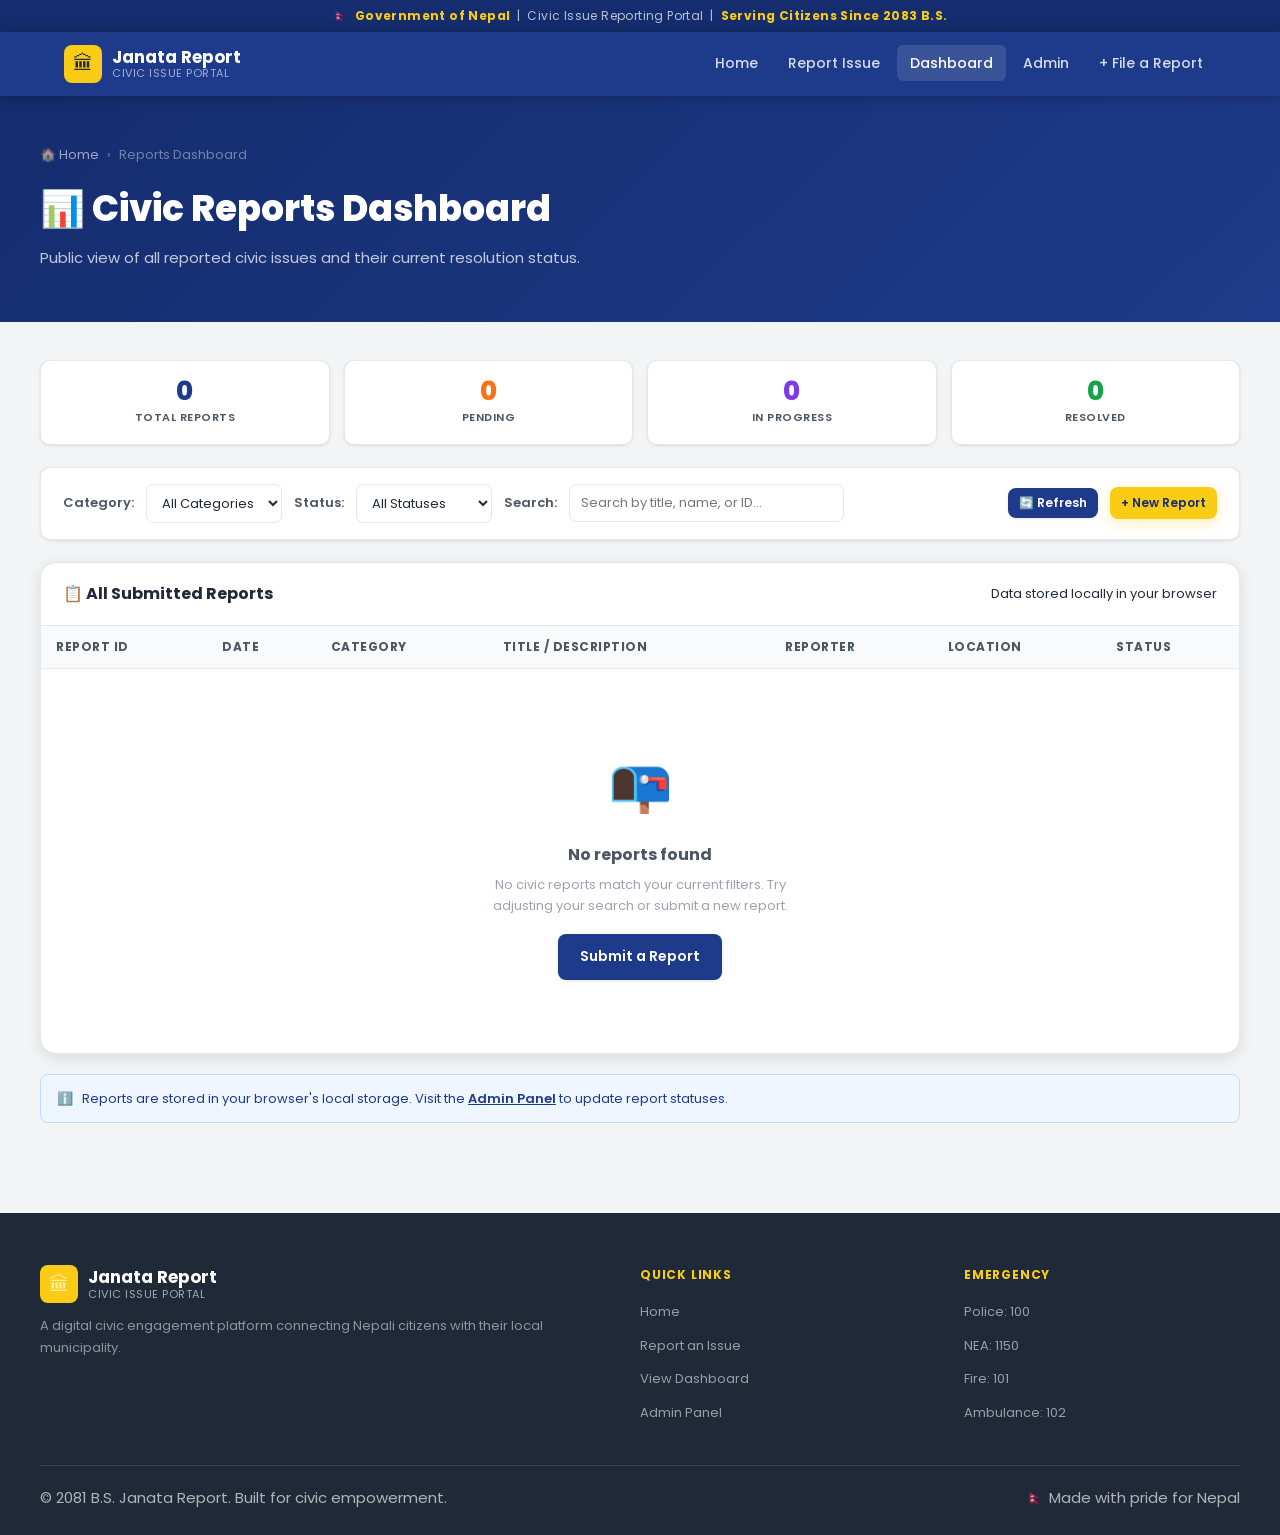
<file: dashboard.html>
<!DOCTYPE html>
<html lang="en">
<head>
  <meta charset="UTF-8">
  <meta name="viewport" content="width=device-width, initial-scale=1.0">
  <title>Reports Dashboard – Janata Report</title>
  <link rel="stylesheet" href="style.css">
  <link rel="icon" href="data:image/svg+xml,<svg xmlns='http://www.w3.org/2000/svg' viewBox='0 0 100 100'><text y='.9em' font-size='90'>🏛</text></svg>">
</head>
<body data-page="dashboard">

  <!-- Government Banner -->
  <div class="gov-banner">
    🇳🇵 &nbsp;<strong>Government of Nepal</strong> &nbsp;|&nbsp; Civic Issue Reporting Portal &nbsp;|&nbsp; <strong>Serving Citizens Since 2083 B.S.</strong>
  </div>

  <!-- Navbar -->
  <nav class="navbar">
    <div class="nav-inner">
      <a href="index.html" class="nav-brand">
        <div class="nav-logo">🏛</div>
        <div class="nav-title">
          <span>Janata Report</span>
          <span>CIVIC ISSUE PORTAL</span>
        </div>
      </a>
      <button class="nav-toggle" id="navToggle" aria-label="Toggle menu" aria-expanded="false">
        <span></span><span></span><span></span>
      </button>
      <ul class="nav-links" id="navLinks">
        <li><a href="index.html">Home</a></li>
        <li><a href="report.html">Report Issue</a></li>
        <li><a href="dashboard.html" class="active">Dashboard</a></li>
        <li><a href="admin.html">Admin</a></li>
        <li><a href="report.html" class="btn-report-nav">+ File a Report</a></li>
      </ul>
    </div>
  </nav>

  <!-- Page Header -->
  <div class="page-header">
    <div class="page-header-inner">
      <div class="breadcrumb">
        <a href="index.html">🏠 Home</a>
        <span>›</span>
        <span>Reports Dashboard</span>
      </div>
      <h1>📊 Civic Reports Dashboard</h1>
      <p>Public view of all reported civic issues and their current resolution status.</p>
    </div>
  </div>

  <!-- Dashboard Content -->
  <section class="dashboard-section">
    <div class="dashboard-inner">

      <!-- Stats Strip -->
      <div class="stats-strip">
        <div class="mini-stat ms-total">
          <div class="ms-num" id="statTotal">0</div>
          <div class="ms-label">Total Reports</div>
        </div>
        <div class="mini-stat ms-pending">
          <div class="ms-num" id="statPending">0</div>
          <div class="ms-label">Pending</div>
        </div>
        <div class="mini-stat ms-progress">
          <div class="ms-num" id="statProgress">0</div>
          <div class="ms-label">In Progress</div>
        </div>
        <div class="mini-stat ms-resolved">
          <div class="ms-num" id="statResolved">0</div>
          <div class="ms-label">Resolved</div>
        </div>
      </div>

      <!-- Filter Bar -->
      <div class="filter-bar">
        <label for="filterCat">Category:</label>
        <select id="filterCat">
          <option value="">All Categories</option>
          <option value="Electricity">⚡ Electricity</option>
          <option value="Water">💧 Water</option>
          <option value="Road">🛣️ Road</option>
          <option value="Garbage">🗑️ Garbage</option>
          <option value="Streetlight">💡 Streetlight</option>
          <option value="Other">📋 Other</option>
        </select>

        <label for="filterStatus">Status:</label>
        <select id="filterStatus">
          <option value="">All Statuses</option>
          <option value="Pending">⏳ Pending</option>
          <option value="In Progress">🔧 In Progress</option>
          <option value="Resolved">✅ Resolved</option>
        </select>

        <label for="searchInput">Search:</label>
        <input type="text" id="searchInput" placeholder="Search by title, name, or ID…" style="min-width:200px">

        <div class="filter-spacer"></div>

        <button class="btn btn-blue btn-sm" id="refreshBtn">🔄 Refresh</button>
        <a href="report.html" class="btn btn-primary btn-sm">+ New Report</a>
      </div>

      <!-- Table -->
      <div class="table-wrapper">
        <div class="table-header">
          <h3>📋 All Submitted Reports</h3>
          <span style="font-size:13px;color:var(--gray-400)">Data stored locally in your browser</span>
        </div>
        <div class="table-scroll">
          <table>
            <thead>
              <tr>
                <th>Report ID</th>
                <th>Date</th>
                <th>Category</th>
                <th>Title / Description</th>
                <th>Reporter</th>
                <th>Location</th>
                <th>Status</th>
              </tr>
            </thead>
            <tbody id="reportsBody">
              <!-- Filled by JS -->
            </tbody>
          </table>
        </div>
      </div>

      <!-- Note -->
      <div class="alert alert-info" style="margin-top:20px">
        <span>ℹ️</span>
        <span>Reports are stored in your browser's local storage. Visit the <a href="admin.html" style="color:var(--blue);font-weight:600;text-decoration:underline">Admin Panel</a> to update report statuses.</span>
      </div>

    </div>
  </section>

  <!-- Footer -->
  <footer>
    <div class="footer-inner">
      <div class="footer-top">
        <div class="footer-brand">
          <div class="nav-brand" style="margin-bottom:12px">
            <div class="nav-logo">🏛</div>
            <div class="nav-title">
              <span>Janata Report</span>
              <span>CIVIC ISSUE PORTAL</span>
            </div>
          </div>
          <p>A digital civic engagement platform connecting Nepali citizens with their local municipality.</p>
        </div>
        <div class="footer-col">
          <h5>Quick Links</h5>
          <ul>
            <li><a href="index.html">Home</a></li>
            <li><a href="report.html">Report an Issue</a></li>
            <li><a href="dashboard.html">View Dashboard</a></li>
            <li><a href="admin.html">Admin Panel</a></li>
          </ul>
        </div>
        <div class="footer-col">
          <h5>Emergency</h5>
          <ul>
            <li><a href="tel:100">Police: 100</a></li>
            <li><a href="tel:1150">NEA: 1150</a></li>
            <li><a href="tel:101">Fire: 101</a></li>
            <li><a href="tel:102">Ambulance: 102</a></li>
          </ul>
        </div>
      </div>
      <div class="footer-bottom">
        <span>© 2081 B.S. Janata Report. Built for civic empowerment.</span>
        <span class="footer-flag">🇳🇵 Made with pride for Nepal</span>
      </div>
    </div>
  </footer>

  <script src="script.js"></script>
</body>
</html>
</file>
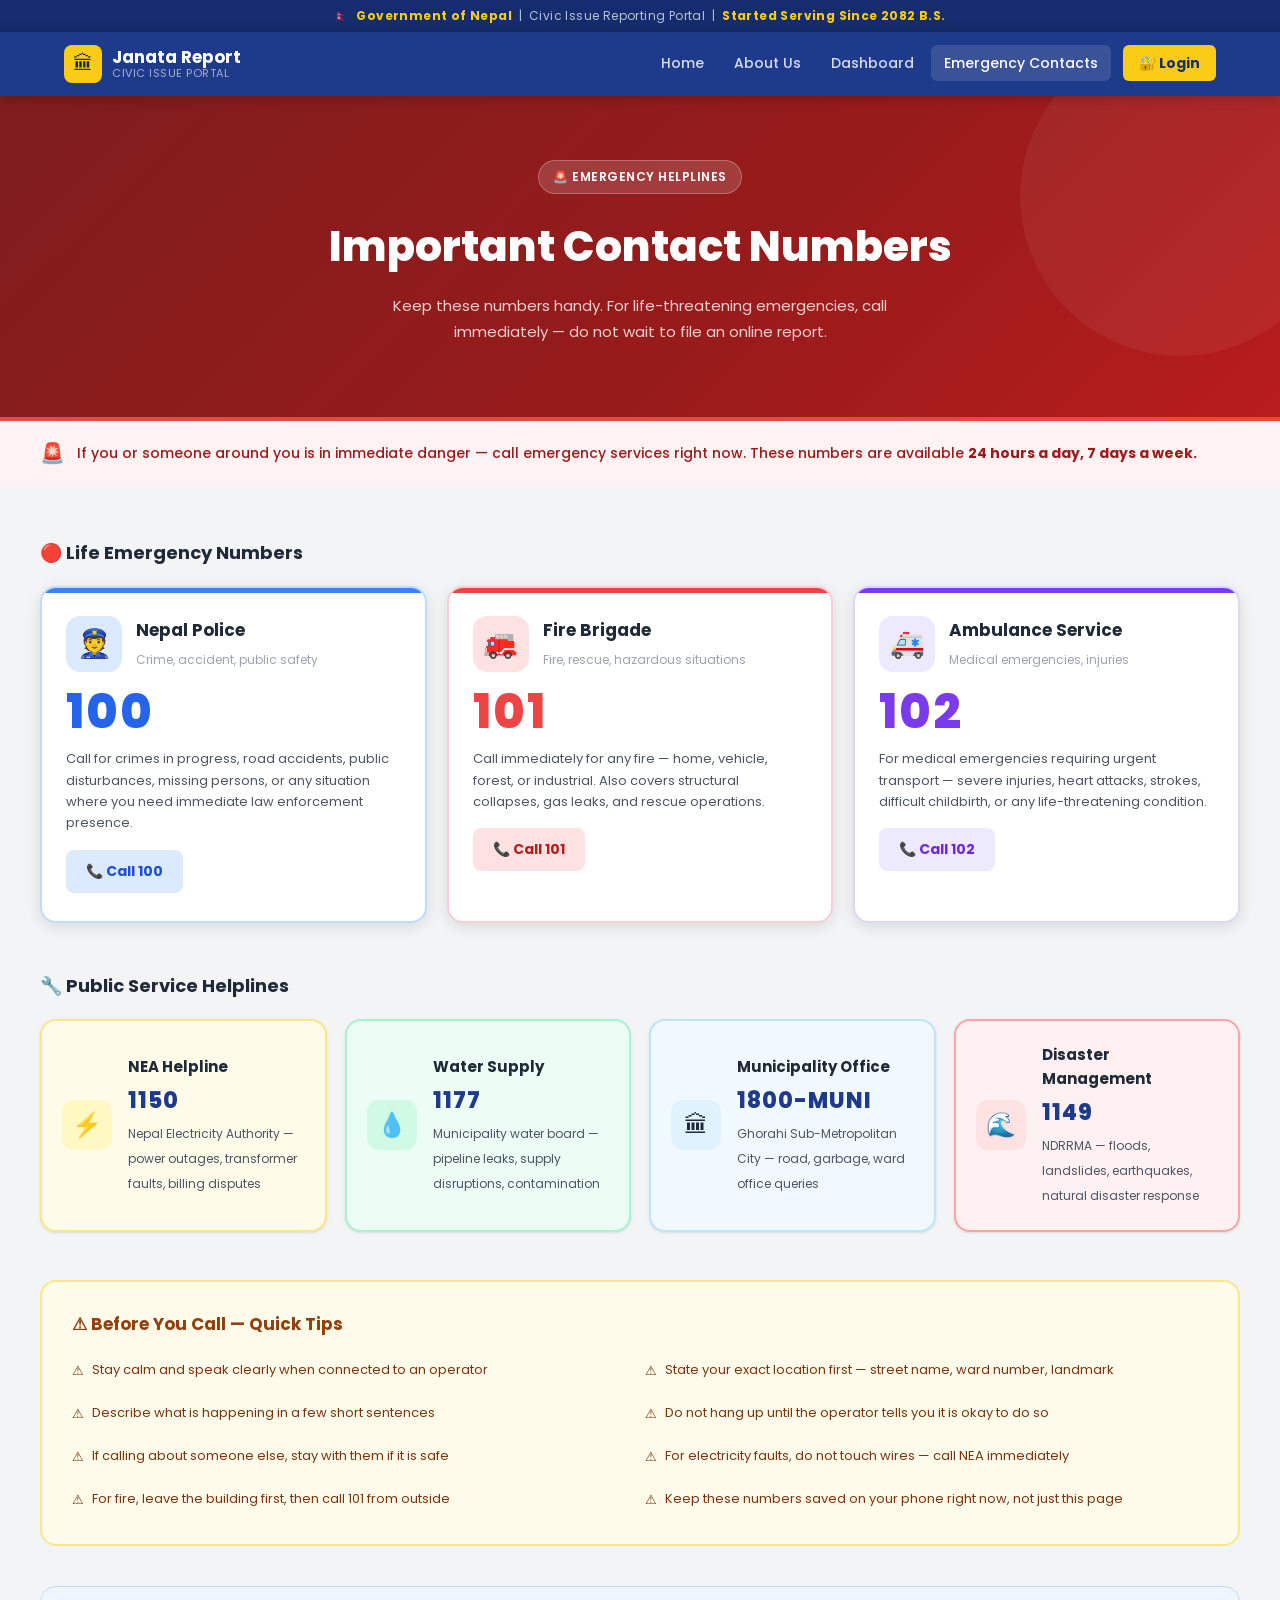
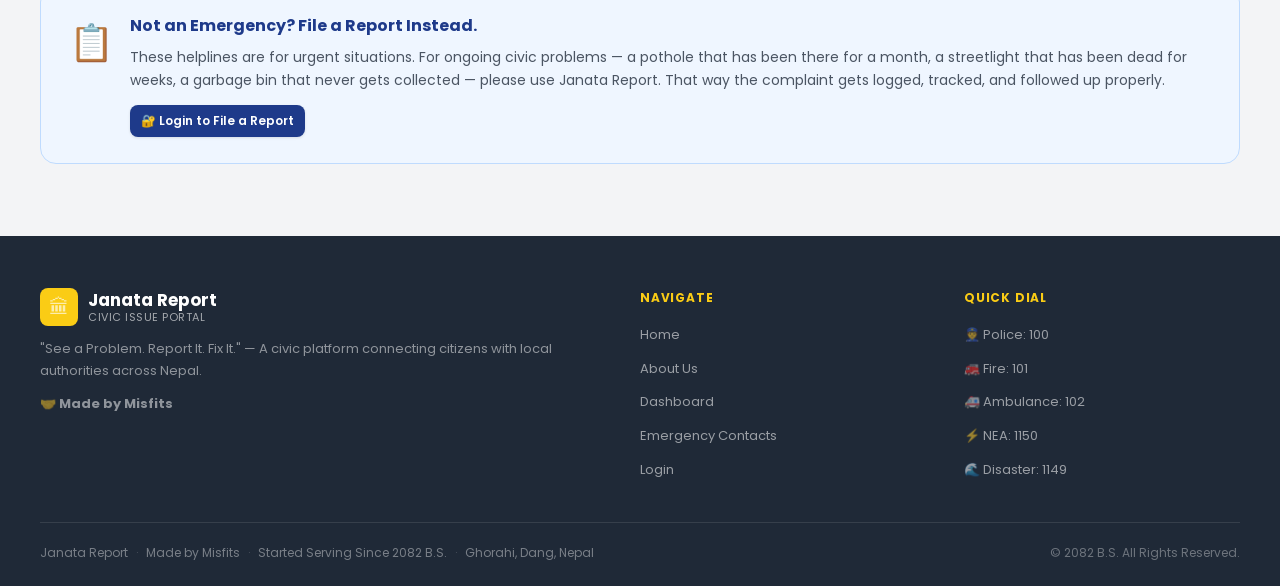
<file: emergency.html>
<!DOCTYPE html>
<html lang="en">
<head>
  <meta charset="UTF-8">
  <meta name="viewport" content="width=device-width, initial-scale=1.0">
  <title>Emergency Contacts – Janata Report</title>
  <meta name="description" content="Important emergency helpline numbers in Nepal — Police, NEA, Water Supply, Fire Brigade, Ambulance, and Municipality contacts.">
  <link rel="stylesheet" href="style.css">
  <link rel="icon" href="data:image/svg+xml,<svg xmlns='http://www.w3.org/2000/svg' viewBox='0 0 100 100'><text y='.9em' font-size='90'>🏛</text></svg>">

  <style>
    .emg-hero {
      background: linear-gradient(135deg, #7f1d1d 0%, #991b1b 60%, #b91c1c 100%);
      color: var(--white);
      padding: 64px 24px 72px;
      text-align: center;
      position: relative;
      overflow: hidden;
    }
    .emg-hero::before {
      content: '';
      position: absolute;
      top: -60px; right: -60px;
      width: 320px; height: 320px;
      background: rgba(255,255,255,.05);
      border-radius: 50%;
    }
    .emg-hero-inner { max-width: 680px; margin: 0 auto; position: relative; z-index: 1; }
    .emg-hero .hero-badge {
      background: rgba(255,255,255,.15);
      border: 1px solid rgba(255,255,255,.25);
      color: var(--white);
    }
    .emg-hero h1 { font-size: clamp(26px, 4vw, 42px); font-weight: 800; margin-bottom: 12px; }
    .emg-hero p  { font-size: 15px; color: rgba(255,255,255,.8); line-height: 1.75; max-width: 520px; margin: 0 auto; }

    .emg-warning {
      background: #fef2f2;
      border-top: 4px solid var(--red);
      padding: 16px 24px;
    }
    .emg-warning-inner {
      max-width: 1200px;
      margin: 0 auto;
      display: flex;
      align-items: center;
      gap: 12px;
      font-size: 14px;
      color: #991b1b;
      font-weight: 500;
    }
    .emg-warning span:first-child { font-size: 20px; flex-shrink: 0; }

    .emg-section { padding: 52px 24px 72px; }
    .emg-inner   { max-width: 1200px; margin: 0 auto; }

    /* big number cards */
    .emg-primary-grid {
      display: grid;
      grid-template-columns: repeat(auto-fit, minmax(280px, 1fr));
      gap: 20px;
      margin-bottom: 48px;
    }
    .emg-big-card {
      background: var(--white);
      border-radius: var(--r-lg);
      padding: 28px 24px;
      box-shadow: var(--sh-md);
      border: 2px solid transparent;
      display: flex;
      flex-direction: column;
      gap: 0;
      transition: transform .2s, box-shadow .2s;
      position: relative;
      overflow: hidden;
    }
    .emg-big-card:hover { transform: translateY(-3px); box-shadow: var(--sh-lg); }

    .emg-big-card::before {
      content: '';
      position: absolute;
      top: 0; left: 0;
      width: 100%; height: 5px;
    }
    .emg-big-card.police    { border-color: #bfdbfe; }
    .emg-big-card.police::before    { background: #3b82f6; }
    .emg-big-card.fire      { border-color: #fecdd3; }
    .emg-big-card.fire::before      { background: var(--red); }
    .emg-big-card.ambulance { border-color: #ddd6fe; }
    .emg-big-card.ambulance::before { background: var(--purple); }

    .emg-big-top {
      display: flex;
      align-items: center;
      gap: 14px;
      margin-bottom: 16px;
    }
    .emg-big-icon {
      width: 56px; height: 56px;
      border-radius: 14px;
      font-size: 28px;
      display: flex; align-items: center; justify-content: center;
      flex-shrink: 0;
    }
    .police .emg-big-icon    { background: #dbeafe; }
    .fire .emg-big-icon      { background: #fee2e2; }
    .ambulance .emg-big-icon { background: #ede9fe; }

    .emg-big-meta h3  { font-size: 17px; font-weight: 700; color: var(--g800); margin-bottom: 3px; }
    .emg-big-meta span { font-size: 12px; color: var(--g400); }

    .emg-big-number {
      font-size: 48px;
      font-weight: 800;
      color: var(--blue);
      letter-spacing: 2px;
      line-height: 1;
      margin-bottom: 12px;
    }
    .police .emg-big-number    { color: #2563eb; }
    .fire .emg-big-number      { color: var(--red); }
    .ambulance .emg-big-number { color: var(--purple); }

    .emg-big-desc { font-size: 13px; color: var(--g600); line-height: 1.65; margin-bottom: 16px; }

    .call-btn {
      display: inline-flex;
      align-items: center;
      gap: 7px;
      padding: 10px 20px;
      border-radius: 8px;
      font-size: 14px;
      font-weight: 700;
      cursor: pointer;
      border: none;
      text-decoration: none;
      width: fit-content;
      transition: opacity .2s, transform .15s;
    }
    .call-btn:hover { opacity: .88; transform: translateY(-1px); }
    .police .call-btn    { background: #dbeafe; color: #1d4ed8; }
    .fire .call-btn      { background: #fee2e2; color: #b91c1c; }
    .ambulance .call-btn { background: #ede9fe; color: #6d28d9; }

    /* Secondary cards */
    .emg-sub-heading {
      font-size: 18px;
      font-weight: 700;
      color: var(--g800);
      margin-bottom: 18px;
      display: flex;
      align-items: center;
      gap: 8px;
    }
    .emg-secondary-grid {
      display: grid;
      grid-template-columns: repeat(auto-fit, minmax(260px, 1fr));
      gap: 18px;
      margin-bottom: 48px;
    }
    .emg-card-sm {
      background: var(--white);
      border-radius: var(--r-lg);
      padding: 22px 20px;
      border: 2px solid var(--g200);
      box-shadow: var(--sh-sm);
      display: flex;
      align-items: center;
      gap: 16px;
      transition: transform .2s, box-shadow .2s;
    }
    .emg-card-sm:hover { transform: translateY(-2px); box-shadow: var(--sh-md); }
    .emg-card-sm.nea      { border-color: #fde68a; background: #fefce8; }
    .emg-card-sm.water    { border-color: #a7f3d0; background: #ecfdf5; }
    .emg-card-sm.muni     { border-color: #bae6fd; background: #f0f9ff; }
    .emg-card-sm.disaster { border-color: #fca5a5; background: #fff1f2; }

    .emg-sm-icon {
      width: 50px; height: 50px;
      border-radius: 12px;
      font-size: 24px;
      display: flex; align-items: center; justify-content: center;
      flex-shrink: 0;
    }
    .nea .emg-sm-icon      { background: #fef9c3; }
    .water .emg-sm-icon    { background: #d1fae5; }
    .muni .emg-sm-icon     { background: #e0f2fe; }
    .disaster .emg-sm-icon { background: #fee2e2; }

    .emg-sm-info h4       { font-size: 15px; font-weight: 700; color: var(--g800); margin-bottom: 3px; }
    .emg-sm-number        { font-size: 22px; font-weight: 800; color: var(--blue); letter-spacing: 1px; display: block; margin-bottom: 2px; }
    .emg-sm-info small    { font-size: 12px; color: var(--g600); }

    /* Tips box */
    .emg-tips {
      background: #fffbeb;
      border: 2px solid #fde68a;
      border-radius: var(--r-lg);
      padding: 28px 30px;
      margin-bottom: 40px;
    }
    .emg-tips h3 { font-size: 17px; font-weight: 700; color: #92400e; margin-bottom: 16px; display: flex; align-items: center; gap: 8px; }
    .emg-tips-grid { display: grid; grid-template-columns: 1fr 1fr; gap: 10px; }
    .emg-tips-grid li {
      font-size: 13px;
      color: #78350f;
      padding: 6px 0;
      display: flex;
      align-items: flex-start;
      gap: 8px;
      line-height: 1.55;
    }
    .emg-tips-grid li::before { content: '⚠'; flex-shrink: 0; margin-top: 1px; }

    /* Non-emergency note */
    .non-emg-box {
      background: #eff6ff;
      border: 1px solid #bfdbfe;
      border-radius: var(--r-lg);
      padding: 26px 28px;
      display: flex;
      align-items: flex-start;
      gap: 16px;
    }
    .non-emg-box .neb-icon { font-size: 36px; flex-shrink: 0; }
    .non-emg-box h4 { font-size: 16px; font-weight: 700; color: var(--blue); margin-bottom: 6px; }
    .non-emg-box p  { font-size: 14px; color: var(--g600); line-height: 1.7; margin-bottom: 12px; }

    @media (max-width: 640px) {
      .emg-tips-grid { grid-template-columns: 1fr; }
      .emg-big-number { font-size: 38px; }
      .non-emg-box { flex-direction: column; gap: 10px; }
    }
  </style>
</head>
<body data-page="emergency">

  <div class="gov-banner">
    🇳🇵 &nbsp;<strong>Government of Nepal</strong> &nbsp;|&nbsp; Civic Issue Reporting Portal &nbsp;|&nbsp; <strong>Started Serving Since 2082 B.S.</strong>
  </div>

  <nav class="navbar">
    <div class="nav-inner">
      <a href="index.html" class="nav-brand">
        <div class="nav-logo">🏛</div>
        <div class="nav-title">
          <span>Janata Report</span>
          <span>CIVIC ISSUE PORTAL</span>
        </div>
      </a>
      <button class="nav-toggle" id="navToggle" aria-label="Open menu" aria-expanded="false">
        <span></span><span></span><span></span>
      </button>
      <ul class="nav-links" id="navLinks">
        <li><a href="index.html">Home</a></li>
        <li><a href="about.html">About Us</a></li>
        <li><a href="dashboard.html">Dashboard</a></li>
        <li><a href="emergency.html" class="active">Emergency Contacts</a></li>
        <li><a href="login.html" class="btn-login-nav">🔐 Login</a></li>
      </ul>
    </div>
  </nav>

  <!-- Hero -->
  <section class="emg-hero">
    <div class="emg-hero-inner">
      <div class="hero-badge">🚨 Emergency Helplines</div>
      <h1>Important Contact Numbers</h1>
      <p>Keep these numbers handy. For life-threatening emergencies, call immediately — do not wait to file an online report.</p>
    </div>
  </section>

  <!-- Warning strip -->
  <div class="emg-warning">
    <div class="emg-warning-inner">
      <span>🚨</span>
      <span>If you or someone around you is in immediate danger — call emergency services right now. These numbers are available <strong>24 hours a day, 7 days a week.</strong></span>
    </div>
  </div>

  <!-- Main content -->
  <section class="emg-section">
    <div class="emg-inner">

      <!-- Primary three -->
      <h2 class="emg-sub-heading">🔴 Life Emergency Numbers</h2>
      <div class="emg-primary-grid">

        <div class="emg-big-card police">
          <div class="emg-big-top">
            <div class="emg-big-icon">👮</div>
            <div class="emg-big-meta">
              <h3>Nepal Police</h3>
              <span>Crime, accident, public safety</span>
            </div>
          </div>
          <div class="emg-big-number">100</div>
          <p class="emg-big-desc">Call for crimes in progress, road accidents, public disturbances, missing persons, or any situation where you need immediate law enforcement presence.</p>
          <a href="tel:100" class="call-btn">📞 Call 100</a>
        </div>

        <div class="emg-big-card fire">
          <div class="emg-big-top">
            <div class="emg-big-icon">🚒</div>
            <div class="emg-big-meta">
              <h3>Fire Brigade</h3>
              <span>Fire, rescue, hazardous situations</span>
            </div>
          </div>
          <div class="emg-big-number">101</div>
          <p class="emg-big-desc">Call immediately for any fire — home, vehicle, forest, or industrial. Also covers structural collapses, gas leaks, and rescue operations.</p>
          <a href="tel:101" class="call-btn">📞 Call 101</a>
        </div>

        <div class="emg-big-card ambulance">
          <div class="emg-big-top">
            <div class="emg-big-icon">🚑</div>
            <div class="emg-big-meta">
              <h3>Ambulance Service</h3>
              <span>Medical emergencies, injuries</span>
            </div>
          </div>
          <div class="emg-big-number">102</div>
          <p class="emg-big-desc">For medical emergencies requiring urgent transport — severe injuries, heart attacks, strokes, difficult childbirth, or any life-threatening condition.</p>
          <a href="tel:102" class="call-btn">📞 Call 102</a>
        </div>

      </div>

      <!-- Secondary service contacts -->
      <h2 class="emg-sub-heading">🔧 Public Service Helplines</h2>
      <div class="emg-secondary-grid">

        <div class="emg-card-sm nea">
          <div class="emg-sm-icon">⚡</div>
          <div class="emg-sm-info">
            <h4>NEA Helpline</h4>
            <span class="emg-sm-number">1150</span>
            <small>Nepal Electricity Authority — power outages, transformer faults, billing disputes</small>
          </div>
        </div>

        <div class="emg-card-sm water">
          <div class="emg-sm-icon">💧</div>
          <div class="emg-sm-info">
            <h4>Water Supply</h4>
            <span class="emg-sm-number">1177</span>
            <small>Municipality water board — pipeline leaks, supply disruptions, contamination</small>
          </div>
        </div>

        <div class="emg-card-sm muni">
          <div class="emg-sm-icon">🏛</div>
          <div class="emg-sm-info">
            <h4>Municipality Office</h4>
            <span class="emg-sm-number">1800-MUNI</span>
            <small>Ghorahi Sub-Metropolitan City — road, garbage, ward office queries</small>
          </div>
        </div>

        <div class="emg-card-sm disaster">
          <div class="emg-sm-icon">🌊</div>
          <div class="emg-sm-info">
            <h4>Disaster Management</h4>
            <span class="emg-sm-number">1149</span>
            <small>NDRRMA — floods, landslides, earthquakes, natural disaster response</small>
          </div>
        </div>

      </div>

      <!-- Safety tips -->
      <div class="emg-tips">
        <h3>⚠ Before You Call — Quick Tips</h3>
        <ul class="emg-tips-grid">
          <li>Stay calm and speak clearly when connected to an operator</li>
          <li>State your exact location first — street name, ward number, landmark</li>
          <li>Describe what is happening in a few short sentences</li>
          <li>Do not hang up until the operator tells you it is okay to do so</li>
          <li>If calling about someone else, stay with them if it is safe</li>
          <li>For electricity faults, do not touch wires — call NEA immediately</li>
          <li>For fire, leave the building first, then call 101 from outside</li>
          <li>Keep these numbers saved on your phone right now, not just this page</li>
        </ul>
      </div>

      <!-- Non-emergency note -->
      <div class="non-emg-box">
        <div class="neb-icon">📋</div>
        <div>
          <h4>Not an Emergency? File a Report Instead.</h4>
          <p>
            These helplines are for urgent situations. For ongoing civic problems — a pothole that has been there for a month, a streetlight that has been dead for weeks, a garbage bin that never gets collected — please use Janata Report. That way the complaint gets logged, tracked, and followed up properly.
          </p>
          <a href="login.html" class="btn btn-blue btn-sm">🔐 Login to File a Report</a>
        </div>
      </div>

    </div>
  </section>

  <!-- Footer -->
  <footer>
    <div class="footer-inner">
      <div class="footer-top">
        <div class="footer-brand">
          <a href="index.html" class="nav-brand" style="margin-bottom:12px">
            <div class="nav-logo">🏛</div>
            <div class="nav-title">
              <span>Janata Report</span>
              <span>CIVIC ISSUE PORTAL</span>
            </div>
          </a>
          <p>"See a Problem. Report It. Fix It." — A civic platform connecting citizens with local authorities across Nepal.</p>
          <p class="footer-misfits">🤝 Made by Misfits</p>
        </div>
        <div class="footer-col">
          <h5>Navigate</h5>
          <ul>
            <li><a href="index.html">Home</a></li>
            <li><a href="about.html">About Us</a></li>
            <li><a href="dashboard.html">Dashboard</a></li>
            <li><a href="emergency.html">Emergency Contacts</a></li>
            <li><a href="login.html">Login</a></li>
          </ul>
        </div>
        <div class="footer-col">
          <h5>Quick Dial</h5>
          <ul>
            <li><a href="tel:100">👮 Police: 100</a></li>
            <li><a href="tel:101">🚒 Fire: 101</a></li>
            <li><a href="tel:102">🚑 Ambulance: 102</a></li>
            <li><a href="tel:1150">⚡ NEA: 1150</a></li>
            <li><a href="tel:1149">🌊 Disaster: 1149</a></li>
          </ul>
        </div>
      </div>
      <div class="footer-bottom">
        <div class="footer-bottom-left">
          <span>Janata Report</span>
          <span class="footer-dot">·</span>
          <span>Made by Misfits</span>
          <span class="footer-dot">·</span>
          <span>Started Serving Since 2082 B.S.</span>
          <span class="footer-dot">·</span>
          <span>Ghorahi, Dang, Nepal</span>
        </div>
        <span class="footer-copy">© 2082 B.S. All Rights Reserved.</span>
      </div>
    </div>
  </footer>

  <script src="script.js"></script>
</body>
</html>
</file>
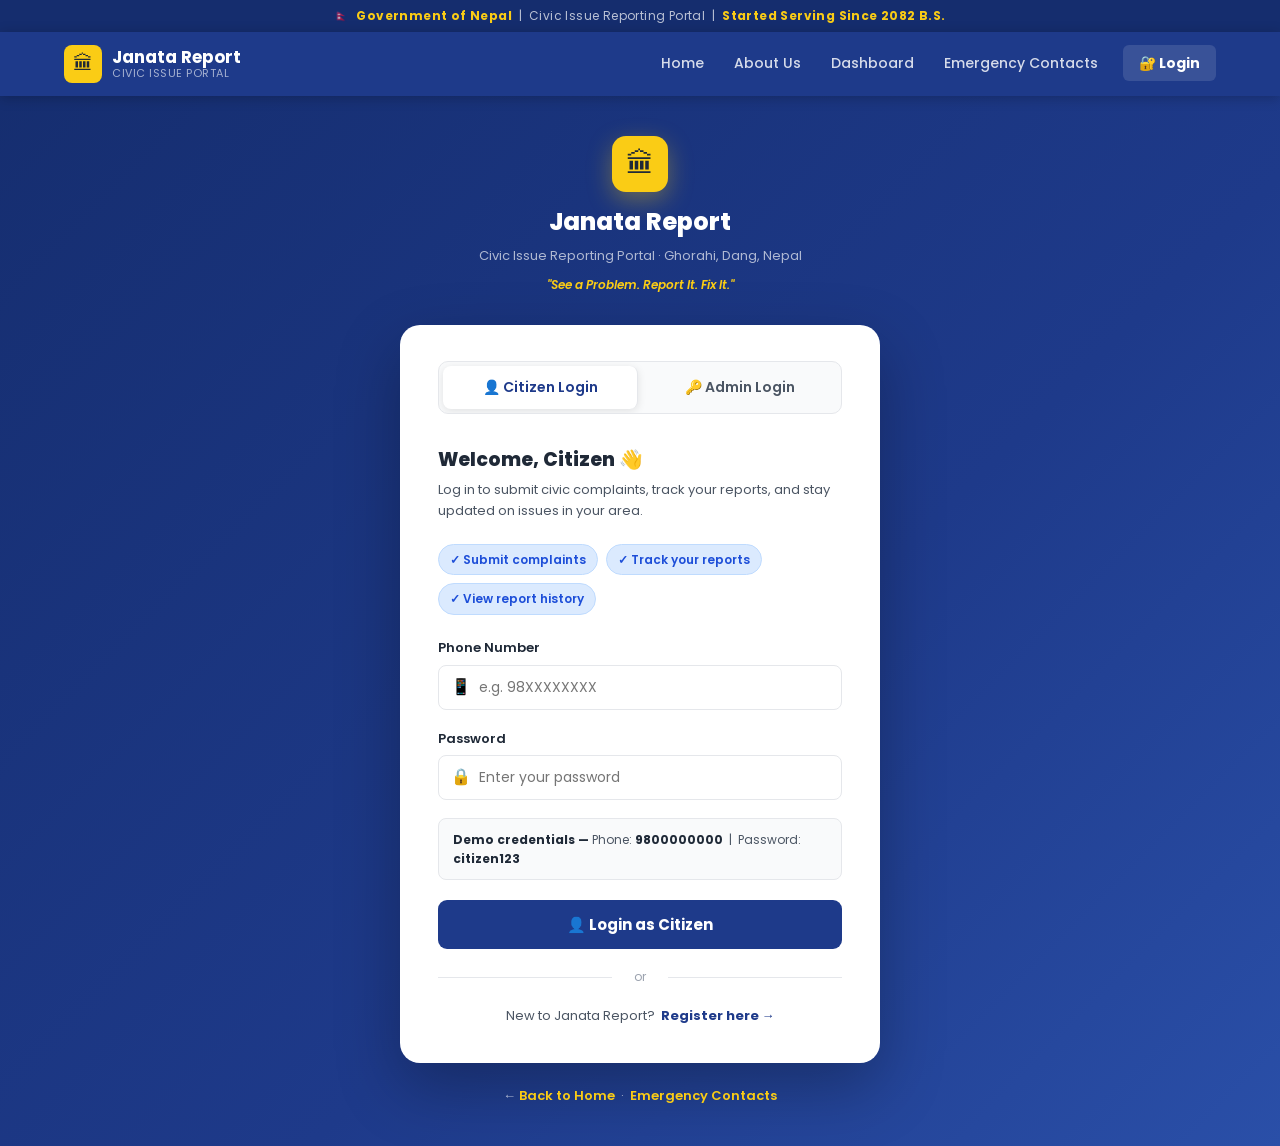
<file: login.html>
<!DOCTYPE html>
<html lang="en">
<head>
  <meta charset="UTF-8">
  <meta name="viewport" content="width=device-width, initial-scale=1.0">
  <title>Login – Janata Report</title>
  <meta name="description" content="Login to Janata Report as a citizen to submit complaints, or as admin to manage reports.">
  <link rel="stylesheet" href="style.css">
  <link rel="icon" href="data:image/svg+xml,<svg xmlns='http://www.w3.org/2000/svg' viewBox='0 0 100 100'><text y='.9em' font-size='90'>🏛</text></svg>">

  <style>
    body { background: linear-gradient(135deg, var(--blue-dark) 0%, var(--blue) 60%, var(--blue-light) 100%); min-height: 100vh; }

    .login-page-wrap {
      min-height: calc(100vh - 70px);
      display: flex;
      align-items: center;
      justify-content: center;
      padding: 40px 20px;
    }

    .login-container { width: 100%; max-width: 480px; }

    /* brand at top */
    .login-brand {
      text-align: center;
      margin-bottom: 28px;
    }
    .login-logo {
      width: 60px; height: 60px;
      background: var(--yellow);
      border-radius: 16px;
      display: flex; align-items: center; justify-content: center;
      font-size: 30px;
      margin: 0 auto 12px;
      box-shadow: 0 8px 24px rgba(250,204,21,.35);
    }
    .login-brand h1 { font-size: 24px; font-weight: 800; color: var(--white); margin-bottom: 4px; }
    .login-brand p  { font-size: 13px; color: rgba(255,255,255,.65); }
    .login-brand .tagline {
      display: inline-block;
      margin-top: 8px;
      font-size: 12px;
      font-weight: 600;
      color: var(--yellow);
      font-style: italic;
    }

    /* card */
    .login-card {
      background: var(--white);
      border-radius: 20px;
      padding: 36px 38px;
      box-shadow: 0 24px 64px rgba(0,0,0,.28);
    }

    /* tabs */
    .login-tabs {
      display: grid;
      grid-template-columns: 1fr 1fr;
      background: var(--g100);
      border-radius: 10px;
      padding: 4px;
      margin-bottom: 30px;
      gap: 4px;
    }
    .login-tab {
      padding: 11px 8px;
      text-align: center;
      font-size: 14px;
      font-weight: 600;
      cursor: pointer;
      border-radius: 8px;
      border: none;
      background: transparent;
      color: var(--g600);
      transition: background .2s, color .2s, box-shadow .2s;
      display: flex;
      align-items: center;
      justify-content: center;
      gap: 7px;
    }
    .login-tab.active {
      background: var(--white);
      color: var(--blue);
      box-shadow: 0 2px 8px rgba(0,0,0,.1);
    }
    .login-tab.admin-tab.active { color: #92400e; }

    /* form panels */
    .login-panel { display: none; }
    .login-panel.active { display: block; }

    .panel-header { margin-bottom: 22px; }
    .panel-header h2 { font-size: 19px; font-weight: 800; color: var(--g800); margin-bottom: 5px; }
    .panel-header p  { font-size: 13px; color: var(--g600); line-height: 1.6; }

    /* role info chips */
    .role-chips {
      display: flex;
      flex-wrap: wrap;
      gap: 8px;
      margin-bottom: 22px;
    }
    .role-chip {
      display: inline-flex;
      align-items: center;
      gap: 5px;
      background: var(--g100);
      border: 1px solid var(--g200);
      padding: 5px 11px;
      border-radius: 20px;
      font-size: 12px;
      font-weight: 600;
      color: var(--g600);
    }
    .role-chip.citizen { background: #dbeafe; border-color: #bfdbfe; color: #1d4ed8; }
    .role-chip.admin   { background: #fef3c7; border-color: #fde68a; color: #92400e; }

    /* input groups */
    .input-group { margin-bottom: 18px; }
    .input-group label {
      display: block;
      font-size: 13px; font-weight: 600;
      color: var(--g800);
      margin-bottom: 6px;
    }
    .input-wrap {
      position: relative;
    }
    .input-wrap .input-icon {
      position: absolute;
      left: 13px; top: 50%;
      transform: translateY(-50%);
      font-size: 16px;
      pointer-events: none;
    }
    .input-wrap input {
      width: 100%;
      padding: 11px 13px 11px 40px;
      border: 1.5px solid var(--g200);
      border-radius: 8px;
      font-size: 14px; font-family: var(--font);
      color: var(--g800);
      outline: none;
      transition: border-color .2s, box-shadow .2s;
      background: var(--white);
    }
    .input-wrap input:focus {
      border-color: var(--blue);
      box-shadow: 0 0 0 3px rgba(30,58,138,.09);
    }
    .admin-panel .input-wrap input:focus {
      border-color: #d97706;
      box-shadow: 0 0 0 3px rgba(217,119,6,.09);
    }

    /* demo hint */
    .demo-hint {
      background: var(--g100);
      border: 1px solid var(--g200);
      border-radius: 8px;
      padding: 11px 14px;
      font-size: 12px;
      color: var(--g600);
      margin-bottom: 20px;
      line-height: 1.6;
    }
    .demo-hint strong { color: var(--g800); }

    /* submit btn */
    .login-submit {
      width: 100%;
      padding: 13px;
      border-radius: 9px;
      font-size: 15px; font-weight: 700;
      border: none; cursor: pointer;
      transition: transform .13s, opacity .2s;
      display: flex; align-items: center; justify-content: center; gap: 8px;
    }
    .login-submit:hover { transform: translateY(-1px); opacity: .92; }
    .citizen-submit { background: var(--blue); color: var(--white); }
    .admin-submit   { background: #d97706; color: var(--white); }

    /* error message */
    .login-error {
      background: #fef2f2;
      border: 1px solid #fecaca;
      border-radius: 8px;
      padding: 10px 14px;
      font-size: 13px;
      color: var(--red);
      display: none;
      align-items: center;
      gap: 8px;
      margin-bottom: 16px;
    }
    .login-error.show { display: flex; }

    /* divider */
    .login-divider {
      text-align: center;
      font-size: 12px;
      color: var(--g400);
      margin: 18px 0;
      position: relative;
    }
    .login-divider::before,
    .login-divider::after {
      content: '';
      position: absolute;
      top: 50%; width: calc(50% - 28px);
      height: 1px; background: var(--g200);
    }
    .login-divider::before { left: 0; }
    .login-divider::after  { right: 0; }

    /* back home link */
    .back-home {
      text-align: center;
      margin-top: 22px;
      font-size: 13px;
      color: rgba(255,255,255,.65);
    }
    .back-home a { color: var(--yellow); font-weight: 600; transition: opacity .2s; }
    .back-home a:hover { opacity: .8; }

    /* ── Citizen dashboard (post-login) ── */
    .citizen-dash { display: none; }
    .citizen-dash.active { display: block; }

    .dash-welcome {
      background: var(--white);
      border-radius: 20px;
      padding: 30px 36px 36px;
      box-shadow: 0 24px 64px rgba(0,0,0,.28);
    }
    .dash-top {
      display: flex;
      justify-content: space-between;
      align-items: flex-start;
      flex-wrap: wrap;
      gap: 12px;
      margin-bottom: 24px;
      padding-bottom: 20px;
      border-bottom: 1px solid var(--g200);
    }
    .dash-top h2 { font-size: 18px; font-weight: 800; color: var(--g800); margin-bottom: 4px; }
    .dash-top p  { font-size: 13px; color: var(--g600); }
    .logout-btn  { font-size: 13px; background: #fee2e2; color: var(--red); border: none; padding: 7px 14px; border-radius: 7px; cursor: pointer; font-family: var(--font); font-weight: 600; transition: background .2s; }
    .logout-btn:hover { background: #fecaca; }

    .citizen-actions {
      display: grid;
      grid-template-columns: 1fr 1fr;
      gap: 14px;
      margin-bottom: 24px;
    }
    .citizen-action-card {
      background: var(--bg);
      border: 1px solid var(--g200);
      border-radius: var(--r);
      padding: 20px;
      text-align: center;
      text-decoration: none;
      transition: transform .2s, box-shadow .2s;
      display: block;
    }
    .citizen-action-card:hover { transform: translateY(-2px); box-shadow: var(--sh-md); }
    .citizen-action-card .ca-icon { font-size: 32px; margin-bottom: 8px; }
    .citizen-action-card h4 { font-size: 14px; font-weight: 700; color: var(--g800); margin-bottom: 4px; }
    .citizen-action-card p  { font-size: 12px; color: var(--g600); }
    .citizen-action-card.primary-action { background: #eff6ff; border-color: #bfdbfe; }

    .my-reports-section h3 { font-size: 15px; font-weight: 700; color: var(--g800); margin-bottom: 12px; }
    .my-reports-empty { background: var(--g100); border-radius: 10px; padding: 28px; text-align: center; font-size: 13px; color: var(--g400); }
    .my-reports-empty .me-icon { font-size: 36px; margin-bottom: 8px; }

    .my-report-row {
      display: flex;
      align-items: center;
      gap: 12px;
      padding: 11px 14px;
      background: var(--g100);
      border-radius: 8px;
      margin-bottom: 8px;
      font-size: 13px;
    }
    .my-report-row .mr-id { font-family: monospace; font-weight: 700; color: var(--blue); font-size: 12px; flex-shrink: 0; }
    .my-report-row .mr-title { flex: 1; color: var(--g800); font-weight: 600; white-space: nowrap; overflow: hidden; text-overflow: ellipsis; }
    .my-report-row .mr-cat   { font-size: 12px; color: var(--g600); flex-shrink: 0; }

    @media (max-width: 480px) {
      .login-card     { padding: 26px 20px; }
      .dash-welcome   { padding: 22px 18px; }
      .citizen-actions { grid-template-columns: 1fr; }
    }
  </style>
</head>
<body data-page="login">

  <div class="gov-banner">
    🇳🇵 &nbsp;<strong>Government of Nepal</strong> &nbsp;|&nbsp; Civic Issue Reporting Portal &nbsp;|&nbsp; <strong>Started Serving Since 2082 B.S.</strong>
  </div>

  <nav class="navbar">
    <div class="nav-inner">
      <a href="index.html" class="nav-brand">
        <div class="nav-logo">🏛</div>
        <div class="nav-title">
          <span>Janata Report</span>
          <span>CIVIC ISSUE PORTAL</span>
        </div>
      </a>
      <button class="nav-toggle" id="navToggle" aria-label="Open menu" aria-expanded="false">
        <span></span><span></span><span></span>
      </button>
      <ul class="nav-links" id="navLinks">
        <li><a href="index.html">Home</a></li>
        <li><a href="about.html">About Us</a></li>
        <li><a href="dashboard.html">Dashboard</a></li>
        <li><a href="emergency.html">Emergency Contacts</a></li>
        <li><a href="login.html" class="btn-login-nav active">🔐 Login</a></li>
      </ul>
    </div>
  </nav>

  <div class="login-page-wrap">
    <div class="login-container">

      <!-- Brand header -->
      <div class="login-brand">
        <div class="login-logo">🏛</div>
        <h1>Janata Report</h1>
        <p>Civic Issue Reporting Portal · Ghorahi, Dang, Nepal</p>
        <span class="tagline">"See a Problem. Report It. Fix It."</span>
      </div>

      <!-- LOGIN CARD (shown when not logged in) -->
      <div class="login-card" id="loginCard">

        <!-- Tabs -->
        <div class="login-tabs">
          <button class="login-tab active" id="citizenTabBtn" onclick="switchTab('citizen')">
            👤 Citizen Login
          </button>
          <button class="login-tab admin-tab" id="adminTabBtn" onclick="switchTab('admin')">
            🔑 Admin Login
          </button>
        </div>

        <!-- Citizen panel -->
        <div class="login-panel active" id="citizenPanel">
          <div class="panel-header">
            <h2>Welcome, Citizen 👋</h2>
            <p>Log in to submit civic complaints, track your reports, and stay updated on issues in your area.</p>
          </div>

          <div class="role-chips">
            <span class="role-chip citizen">✓ Submit complaints</span>
            <span class="role-chip citizen">✓ Track your reports</span>
            <span class="role-chip citizen">✓ View report history</span>
          </div>

          <div class="login-error" id="citizenError">
            <span>⚠</span> <span id="citizenErrorMsg">Invalid credentials. Please try again.</span>
          </div>

          <div class="input-group">
            <label for="citizenPhone">Phone Number</label>
            <div class="input-wrap">
              <span class="input-icon">📱</span>
              <input type="tel" id="citizenPhone" placeholder="e.g. 98XXXXXXXX" autocomplete="tel">
            </div>
          </div>

          <div class="input-group">
            <label for="citizenPass">Password</label>
            <div class="input-wrap">
              <span class="input-icon">🔒</span>
              <input type="password" id="citizenPass" placeholder="Enter your password">
            </div>
          </div>

          <div class="demo-hint">
            <strong>Demo credentials —</strong> Phone: <strong>9800000000</strong> &nbsp;|&nbsp; Password: <strong>citizen123</strong>
          </div>

          <button class="login-submit citizen-submit" onclick="loginCitizen()">
            👤 Login as Citizen
          </button>

          <div class="login-divider">or</div>

          <div style="text-align:center;font-size:13px;color:var(--g600)">
            New to Janata Report? &nbsp;<a href="#" onclick="registerPrompt()" style="color:var(--blue);font-weight:700">Register here →</a>
          </div>
        </div>

        <!-- Admin panel -->
        <div class="login-panel admin-panel" id="adminPanel">
          <div class="panel-header">
            <h2>Admin Access 🔑</h2>
            <p>Restricted to authorised municipality staff only. Admins can view, manage and resolve all reported civic complaints.</p>
          </div>

          <div class="role-chips">
            <span class="role-chip admin">✓ View all reports</span>
            <span class="role-chip admin">✓ Update status</span>
            <span class="role-chip admin">✓ Manage complaints</span>
          </div>

          <div class="login-error" id="adminError">
            <span>⚠</span> <span id="adminErrorMsg">Invalid admin credentials.</span>
          </div>

          <div class="input-group">
            <label for="adminUser">Admin Username</label>
            <div class="input-wrap">
              <span class="input-icon">🏛</span>
              <input type="text" id="adminUser" placeholder="e.g. admin@ghorahi.gov.np" autocomplete="username">
            </div>
          </div>

          <div class="input-group">
            <label for="adminPass">Admin Password</label>
            <div class="input-wrap">
              <span class="input-icon">🔒</span>
              <input type="password" id="adminPass" placeholder="Enter admin password">
            </div>
          </div>

          <div class="demo-hint" style="background:#fffbeb;border-color:#fde68a">
            <strong>Demo credentials —</strong> Username: <strong>admin</strong> &nbsp;|&nbsp; Password: <strong>admin123</strong>
          </div>

          <button class="login-submit admin-submit" onclick="loginAdmin()">
            🔑 Login as Admin
          </button>
        </div>

      </div>

      <!-- CITIZEN DASHBOARD (shown after citizen login) -->
      <div class="dash-welcome citizen-dash" id="citizenDash">
        <div class="dash-top">
          <div>
            <h2>Welcome back, <span id="citizenName">Citizen</span> 👋</h2>
            <p>Logged in as Citizen · Ghorahi, Dang, Nepal</p>
          </div>
          <button class="logout-btn" onclick="logout()">↩ Logout</button>
        </div>

        <div class="citizen-actions">
          <a href="report.html" class="citizen-action-card primary-action">
            <div class="ca-icon">📝</div>
            <h4>Submit a Report</h4>
            <p>File a new civic complaint with your location and photo</p>
          </a>
          <a href="dashboard.html" class="citizen-action-card">
            <div class="ca-icon">📊</div>
            <h4>View All Reports</h4>
            <p>Browse the public dashboard to see all submitted issues</p>
          </a>
          <a href="emergency.html" class="citizen-action-card">
            <div class="ca-icon">🚨</div>
            <h4>Emergency Contacts</h4>
            <p>Police, fire, ambulance and service helplines</p>
          </a>
          <a href="about.html" class="citizen-action-card">
            <div class="ca-icon">ℹ️</div>
            <h4>About Janata Report</h4>
            <p>Learn how the platform works and who we are</p>
          </a>
        </div>

        <div class="my-reports-section">
          <h3>📋 Your Recent Reports</h3>
          <div id="myReportsList"></div>
        </div>
      </div>

      <!-- back to home -->
      <p class="back-home">
        ← <a href="index.html">Back to Home</a> &nbsp;·&nbsp; <a href="emergency.html">Emergency Contacts</a>
      </p>

    </div>
  </div>

  <script src="script.js"></script>
  <script>
    // ── Demo credentials ──────────────────────────
    const CITIZEN_CREDS = { phone: '9800000000', password: 'citizen123' };
    const ADMIN_CREDS   = { username: 'admin',   password: 'admin123'   };

    // ── Tab switching ─────────────────────────────
    function switchTab(tab) {
      document.getElementById('citizenPanel').classList.toggle('active', tab === 'citizen');
      document.getElementById('adminPanel').classList.toggle('active',   tab === 'admin');
      document.getElementById('citizenTabBtn').classList.toggle('active', tab === 'citizen');
      document.getElementById('adminTabBtn').classList.toggle('active',   tab === 'admin');
      document.getElementById('citizenError').classList.remove('show');
      document.getElementById('adminError').classList.remove('show');
    }

    // ── Citizen login ─────────────────────────────
    function loginCitizen() {
      const phone = document.getElementById('citizenPhone').value.trim();
      const pass  = document.getElementById('citizenPass').value.trim();
      const err   = document.getElementById('citizenError');
      const errMsg = document.getElementById('citizenErrorMsg');

      if (!phone || !pass) {
        errMsg.textContent = 'Please enter both phone number and password.';
        err.classList.add('show'); return;
      }
      if (phone !== CITIZEN_CREDS.phone || pass !== CITIZEN_CREDS.password) {
        errMsg.textContent = 'Wrong credentials. Try: 9800000000 / citizen123';
        err.classList.add('show'); return;
      }

      err.classList.remove('show');
      sessionStorage.setItem('jrUser', JSON.stringify({ role: 'citizen', name: 'Ram Bahadur', phone }));
      showCitizenDash('Ram Bahadur');
    }

    // ── Admin login ───────────────────────────────
    function loginAdmin() {
      const user = document.getElementById('adminUser').value.trim();
      const pass = document.getElementById('adminPass').value.trim();
      const err  = document.getElementById('adminError');
      const errMsg = document.getElementById('adminErrorMsg');

      if (!user || !pass) {
        errMsg.textContent = 'Please enter both username and password.';
        err.classList.add('show'); return;
      }
      if (user !== ADMIN_CREDS.username || pass !== ADMIN_CREDS.password) {
        errMsg.textContent = 'Wrong credentials. Try: admin / admin123';
        err.classList.add('show'); return;
      }

      err.classList.remove('show');
      sessionStorage.setItem('jrUser', JSON.stringify({ role: 'admin', name: 'Admin' }));
      window.location.href = 'admin.html';
    }

    // ── Show citizen dashboard ────────────────────
    function showCitizenDash(name) {
      document.getElementById('loginCard').style.display = 'none';
      document.getElementById('citizenDash').classList.add('active');
      document.getElementById('citizenName').textContent = name || 'Citizen';
      renderMyReports();
    }

    // ── Render citizen's own reports ──────────────
    function renderMyReports() {
      const reports = JSON.parse(localStorage.getItem('reports') || '[]');
      const container = document.getElementById('myReportsList');

      if (reports.length === 0) {
        container.innerHTML = `
          <div class="my-reports-empty">
            <div class="me-icon">📭</div>
            <p>You haven't submitted any reports yet.<br>
            <a href="report.html" style="color:var(--blue);font-weight:700">File your first complaint →</a></p>
          </div>`;
        return;
      }

      const recent = reports.slice(0, 5);
      container.innerHTML = recent.map(r => `
        <div class="my-report-row">
          <span class="mr-id">${r.id}</span>
          <span class="mr-title">${escapeHtml(r.title)}</span>
          <span class="mr-cat">${categoryIcon(r.category)} ${r.category}</span>
          <span class="status-badge status-${statusClass(r.status)}" style="flex-shrink:0">${r.status}</span>
        </div>
      `).join('') + (reports.length > 5 ? `<p style="font-size:12px;color:var(--g400);text-align:center;margin-top:8px">
        <a href="dashboard.html" style="color:var(--blue);font-weight:600">View all ${reports.length} reports on the dashboard →</a></p>` : '');
    }

    // ── Logout ────────────────────────────────────
    function logout() {
      sessionStorage.removeItem('jrUser');
      document.getElementById('loginCard').style.display = 'block';
      document.getElementById('citizenDash').classList.remove('active');
      document.getElementById('citizenPhone').value = '';
      document.getElementById('citizenPass').value  = '';
    }

    // ── Register prompt ───────────────────────────
    function registerPrompt() {
      alert('Registration coming soon!\n\nFor the demo, use these credentials:\nPhone: 9800000000\nPassword: citizen123');
    }

    // ── Auto-login if session exists ──────────────
    window.addEventListener('DOMContentLoaded', function () {
      const session = sessionStorage.getItem('jrUser');
      if (session) {
        const user = JSON.parse(session);
        if (user.role === 'citizen') showCitizenDash(user.name);
        if (user.role === 'admin')   window.location.href = 'admin.html';
      }
    });

    // ── Enter key support ─────────────────────────
    document.addEventListener('keydown', function (e) {
      if (e.key !== 'Enter') return;
      const citizenActive = document.getElementById('citizenPanel').classList.contains('active');
      if (citizenActive) loginCitizen(); else loginAdmin();
    });

    // helpers
    function escapeHtml(str) {
      const d = document.createElement('div');
      d.appendChild(document.createTextNode(str || ''));
      return d.innerHTML;
    }
    function categoryIcon(cat) {
      return { Electricity:'⚡', Water:'💧', Road:'🛣️', Garbage:'🗑️', Streetlight:'💡', Other:'📋' }[cat] || '📋';
    }
    function statusClass(s) {
      return { 'Pending':'pending', 'In Progress':'progress', 'Resolved':'resolved' }[s] || 'pending';
    }
  </script>
</body>
</html>
</file>
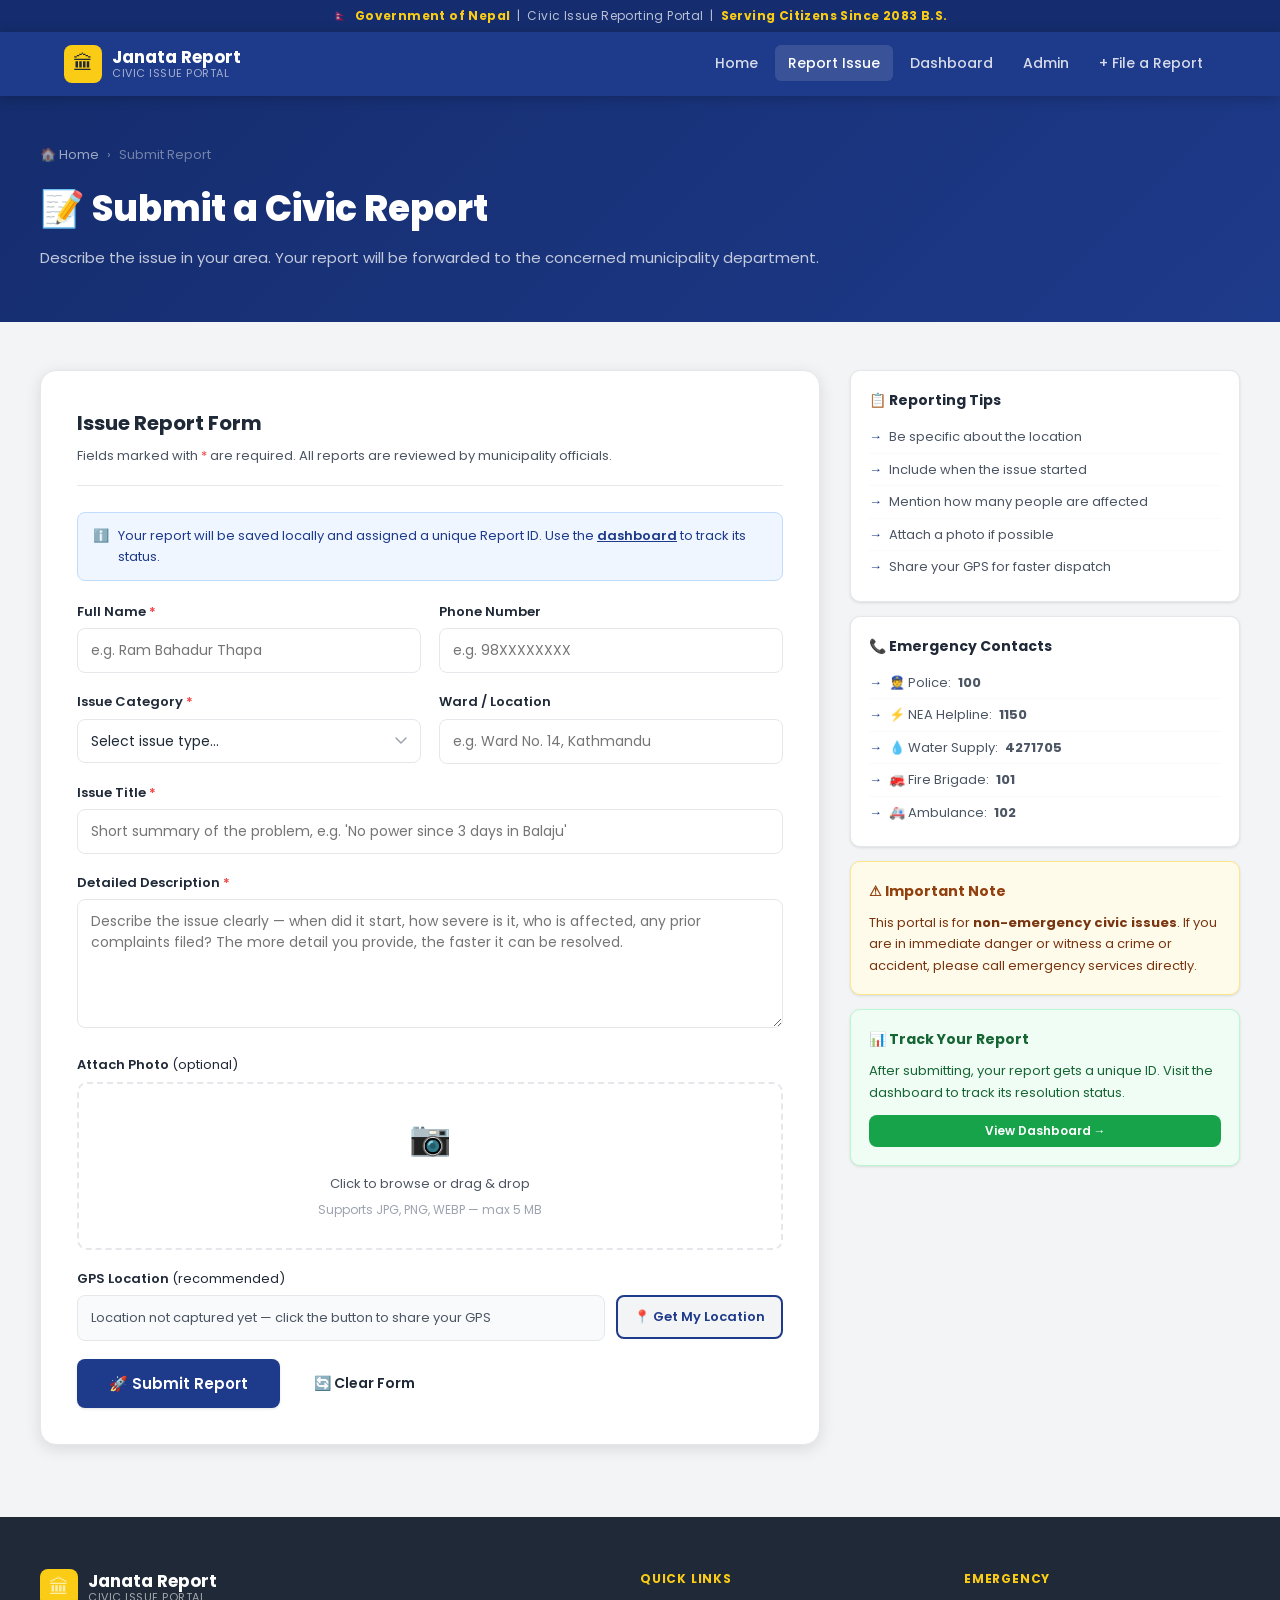
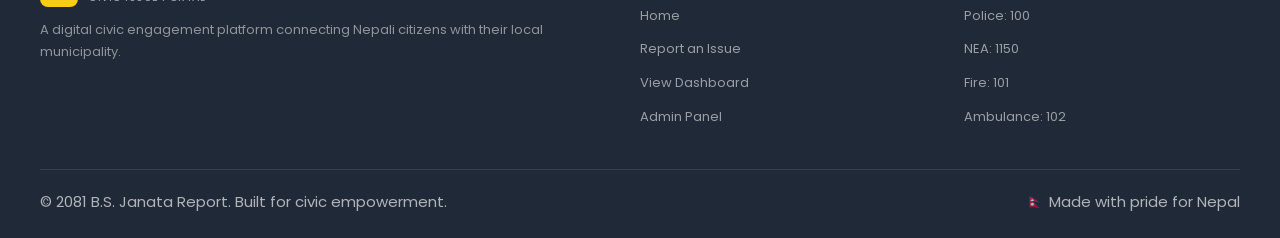
<file: report.html>
<!DOCTYPE html>
<html lang="en">
<head>
  <meta charset="UTF-8">
  <meta name="viewport" content="width=device-width, initial-scale=1.0">
  <title>Submit a Report – Janata Report</title>
  <link rel="stylesheet" href="style.css">
  <link rel="icon" href="data:image/svg+xml,<svg xmlns='http://www.w3.org/2000/svg' viewBox='0 0 100 100'><text y='.9em' font-size='90'>🏛</text></svg>">
</head>
<body data-page="report">

  <!-- Government Banner -->
  <div class="gov-banner">
    🇳🇵 &nbsp;<strong>Government of Nepal</strong> &nbsp;|&nbsp; Civic Issue Reporting Portal &nbsp;|&nbsp; <strong>Serving Citizens Since 2083 B.S.</strong>
  </div>

  <!-- Navbar -->
  <nav class="navbar">
    <div class="nav-inner">
      <a href="index.html" class="nav-brand">
        <div class="nav-logo">🏛</div>
        <div class="nav-title">
          <span>Janata Report</span>
          <span>CIVIC ISSUE PORTAL</span>
        </div>
      </a>
      <button class="nav-toggle" id="navToggle" aria-label="Toggle menu" aria-expanded="false">
        <span></span><span></span><span></span>
      </button>
      <ul class="nav-links" id="navLinks">
        <li><a href="index.html">Home</a></li>
        <li><a href="report.html" class="active">Report Issue</a></li>
        <li><a href="dashboard.html">Dashboard</a></li>
        <li><a href="admin.html">Admin</a></li>
        <li><a href="report.html" class="btn-report-nav">+ File a Report</a></li>
      </ul>
    </div>
  </nav>

  <!-- Page Header -->
  <div class="page-header">
    <div class="page-header-inner">
      <div class="breadcrumb">
        <a href="index.html">🏠 Home</a>
        <span>›</span>
        <span>Submit Report</span>
      </div>
      <h1>📝 Submit a Civic Report</h1>
      <p>Describe the issue in your area. Your report will be forwarded to the concerned municipality department.</p>
    </div>
  </div>

  <!-- Report Form -->
  <section class="report-section">
    <div class="report-layout">

      <!-- Main Form -->
      <div class="form-card">
        <h2>Issue Report Form</h2>
        <p class="form-subtitle">Fields marked with <span style="color:var(--red)">*</span> are required. All reports are reviewed by municipality officials.</p>

        <div class="form-notice">
          <span>ℹ️</span>
          <span>Your report will be saved locally and assigned a unique Report ID. Use the <a href="dashboard.html" style="color:var(--blue);font-weight:600;text-decoration:underline">dashboard</a> to track its status.</span>
        </div>

        <form id="reportForm" novalidate>

          <!-- Name & Phone -->
          <div class="form-row">
            <div class="form-group">
              <label for="repName">Full Name <span class="required">*</span></label>
              <input type="text" id="repName" placeholder="e.g. Ram Bahadur Thapa" required autocomplete="name">
            </div>
            <div class="form-group">
              <label for="repPhone">Phone Number</label>
              <input type="tel" id="repPhone" placeholder="e.g. 98XXXXXXXX" autocomplete="tel">
            </div>
          </div>

          <!-- Category & Ward -->
          <div class="form-row">
            <div class="form-group">
              <label for="repCategory">Issue Category <span class="required">*</span></label>
              <select id="repCategory" required>
                <option value="" disabled selected>Select issue type…</option>
                <option value="Electricity">⚡ Electricity Problem</option>
                <option value="Water">💧 Water Supply Issue</option>
                <option value="Road">🛣️ Road Damage</option>
                <option value="Garbage">🗑️ Garbage / Sanitation</option>
                <option value="Streetlight">💡 Streetlight Failure</option>
                <option value="Other">📋 Other Issue</option>
              </select>
            </div>
            <div class="form-group">
              <label for="repWard">Ward / Location</label>
              <input type="text" id="repWard" placeholder="e.g. Ward No. 14, Kathmandu">
            </div>
          </div>

          <!-- Title -->
          <div class="form-group">
            <label for="repTitle">Issue Title <span class="required">*</span></label>
            <input type="text" id="repTitle" placeholder="Short summary of the problem, e.g. 'No power since 3 days in Balaju'" required maxlength="100">
          </div>

          <!-- Description -->
          <div class="form-group">
            <label for="repDesc">Detailed Description <span class="required">*</span></label>
            <textarea id="repDesc" rows="5" placeholder="Describe the issue clearly — when did it start, how severe is it, who is affected, any prior complaints filed? The more detail you provide, the faster it can be resolved." required></textarea>
          </div>

          <!-- Photo Upload -->
          <div class="form-group">
            <label>Attach Photo <span style="color:var(--gray-400);font-weight:400">(optional)</span></label>
            <div class="upload-area" id="uploadArea">
              <input type="file" id="photoInput" accept="image/*" aria-label="Upload photo">
              <div class="upload-icon">📷</div>
              <p id="fileLabel">Click to browse or drag &amp; drop</p>
              <small>Supports JPG, PNG, WEBP — max 5 MB</small>
            </div>
          </div>

          <!-- Location -->
          <div class="form-group">
            <label>GPS Location <span style="color:var(--gray-400);font-weight:400">(recommended)</span></label>
            <div class="location-group">
              <div class="location-display">
                <div class="location-value" id="locationDisplay">Location not captured yet — click the button to share your GPS</div>
              </div>
              <button type="button" class="btn btn-location" id="getLocationBtn">📍 Get My Location</button>
            </div>
          </div>

          <!-- Submit -->
          <div class="submit-row">
            <button type="submit" class="btn btn-blue" style="padding:13px 32px;font-size:15px">
              🚀 Submit Report
            </button>
            <button type="reset" class="btn" style="background:var(--gray-200);color:var(--gray-600)">
              🔄 Clear Form
            </button>
          </div>

          <!-- Success -->
          <div class="success-msg" id="successMsg">
            <span style="font-size:22px">✅</span>
            <div>
              <strong>Report submitted successfully!</strong><br>
              <span style="font-weight:400;font-size:13px">Your complaint has been logged. Track its progress on the <a href="dashboard.html" style="color:var(--green);text-decoration:underline">dashboard</a>.</span>
            </div>
          </div>

        </form>
      </div>

      <!-- Sidebar -->
      <div class="sidebar-tips">

        <div class="tip-card">
          <h4>📋 Reporting Tips</h4>
          <ul>
            <li>Be specific about the location</li>
            <li>Include when the issue started</li>
            <li>Mention how many people are affected</li>
            <li>Attach a photo if possible</li>
            <li>Share your GPS for faster dispatch</li>
          </ul>
        </div>

        <div class="tip-card">
          <h4>📞 Emergency Contacts</h4>
          <ul>
            <li>👮 Police: <strong>100</strong></li>
            <li>⚡ NEA Helpline: <strong>1150</strong></li>
            <li>💧 Water Supply: <strong>4271705</strong></li>
            <li>🚒 Fire Brigade: <strong>101</strong></li>
            <li>🚑 Ambulance: <strong>102</strong></li>
          </ul>
        </div>

        <div class="tip-card" style="background:#fffbeb;border:1px solid #fde68a">
          <h4 style="color:#92400e">⚠ Important Note</h4>
          <p style="font-size:13px;color:#78350f;line-height:1.65">
            This portal is for <strong>non-emergency civic issues</strong>. If you are in immediate danger or witness a crime or accident, please call emergency services directly.
          </p>
        </div>

        <div class="tip-card" style="background:#f0fdf4;border:1px solid #bbf7d0">
          <h4 style="color:#166534">📊 Track Your Report</h4>
          <p style="font-size:13px;color:#166534;line-height:1.65;margin-bottom:12px">
            After submitting, your report gets a unique ID. Visit the dashboard to track its resolution status.
          </p>
          <a href="dashboard.html" class="btn btn-green btn-sm btn-full">View Dashboard →</a>
        </div>

      </div>
    </div>
  </section>

  <!-- Footer -->
  <footer>
    <div class="footer-inner">
      <div class="footer-top">
        <div class="footer-brand">
          <div class="nav-brand" style="margin-bottom:12px">
            <div class="nav-logo">🏛</div>
            <div class="nav-title">
              <span>Janata Report</span>
              <span>CIVIC ISSUE PORTAL</span>
            </div>
          </div>
          <p>A digital civic engagement platform connecting Nepali citizens with their local municipality.</p>
        </div>
        <div class="footer-col">
          <h5>Quick Links</h5>
          <ul>
            <li><a href="index.html">Home</a></li>
            <li><a href="report.html">Report an Issue</a></li>
            <li><a href="dashboard.html">View Dashboard</a></li>
            <li><a href="admin.html">Admin Panel</a></li>
          </ul>
        </div>
        <div class="footer-col">
          <h5>Emergency</h5>
          <ul>
            <li><a href="tel:100">Police: 100</a></li>
            <li><a href="tel:1150">NEA: 1150</a></li>
            <li><a href="tel:101">Fire: 101</a></li>
            <li><a href="tel:102">Ambulance: 102</a></li>
          </ul>
        </div>
      </div>
      <div class="footer-bottom">
        <span>© 2081 B.S. Janata Report. Built for civic empowerment.</span>
        <span class="footer-flag">🇳🇵 Made with pride for Nepal</span>
      </div>
    </div>
  </footer>

  <script src="script.js"></script>
</body>
</html>
</file>
<file: style.css>
/* ============================================================
   JANATA REPORT — Civic Issue Reporting System
   style.css
   Made by Misfits | Ghorahi, Dang, Nepal | 2082 B.S.
   ============================================================ */

@import url('https://fonts.googleapis.com/css2?family=Poppins:wght@400;500;600;700;800&display=swap');

/* ─── Variables ──────────────────────────────────────────── */
:root {
  --blue:       #1e3a8a;
  --blue-dark:  #152d6e;
  --blue-mid:   #1d3580;
  --blue-light: #2a4fa8;
  --yellow:     #facc15;
  --yellow-dk:  #e5b800;
  --red:        #ef4444;
  --green:      #16a34a;
  --orange:     #f97316;
  --purple:     #7c3aed;
  --bg:         #f3f4f6;
  --white:      #ffffff;
  --g100:       #f9fafb;
  --g200:       #e5e7eb;
  --g400:       #9ca3af;
  --g600:       #4b5563;
  --g800:       #1f2937;
  --sh-sm:      0 1px 3px rgba(0,0,0,.11);
  --sh-md:      0 4px 16px rgba(0,0,0,.11);
  --sh-lg:      0 8px 32px rgba(0,0,0,.14);
  --r:          10px;
  --r-lg:       16px;
  --font:       'Poppins', Arial, sans-serif;
}

/* ─── Reset ──────────────────────────────────────────────── */
*, *::before, *::after { box-sizing: border-box; margin: 0; padding: 0; }
html { scroll-behavior: smooth; }
body { font-family: var(--font); background: var(--bg); color: var(--g800); font-size: 15px; line-height: 1.65; min-height: 100vh; }
a { color: inherit; text-decoration: none; }
ul { list-style: none; }
img { max-width: 100%; display: block; }
input, textarea, select, button { font-family: var(--font); }

/* ─── Gov Banner ─────────────────────────────────────────── */
.gov-banner {
  background: var(--blue-dark);
  padding: 6px 24px;
  text-align: center;
  font-size: 12px;
  color: rgba(255,255,255,.7);
  letter-spacing: .4px;
}
.gov-banner strong { color: var(--yellow); }

/* ─── Navbar ─────────────────────────────────────────────── */
.navbar {
  background: var(--blue);
  position: sticky;
  top: 0;
  z-index: 999;
  box-shadow: 0 2px 12px rgba(0,0,0,.22);
}
.nav-inner {
  max-width: 1200px;
  margin: 0 auto;
  padding: 0 24px;
  display: flex;
  align-items: center;
  justify-content: space-between;
  height: 64px;
}
.nav-brand {
  display: flex;
  align-items: center;
  gap: 10px;
  text-decoration: none;
}
.nav-logo {
  width: 38px; height: 38px;
  background: var(--yellow);
  border-radius: 8px;
  display: flex; align-items: center; justify-content: center;
  font-size: 20px;
  flex-shrink: 0;
}
.nav-title { display: flex; flex-direction: column; line-height: 1.2; }
.nav-title span:first-child { font-size: 17px; font-weight: 700; color: var(--white); }
.nav-title span:last-child  { font-size: 11px; color: rgba(255,255,255,.6); letter-spacing: .5px; }

.nav-links { display: flex; align-items: center; gap: 4px; }
.nav-links a {
  color: rgba(255,255,255,.82);
  font-size: 14px; font-weight: 500;
  padding: 8px 13px;
  border-radius: 6px;
  transition: background .18s, color .18s;
}
.nav-links a:hover,
.nav-links a.active { background: rgba(255,255,255,.12); color: var(--white); }
.nav-links .btn-login-nav {
  background: var(--yellow);
  color: var(--blue-dark);
  font-weight: 700;
  padding: 8px 16px;
  border-radius: 6px;
  margin-left: 8px;
}
.nav-links .btn-login-nav:hover { background: var(--yellow-dk); }

.nav-toggle {
  display: none;
  flex-direction: column;
  gap: 5px;
  background: none;
  border: none;
  cursor: pointer;
  padding: 4px;
}
.nav-toggle span { display: block; width: 24px; height: 2px; background: var(--white); border-radius: 2px; }

/* ─── Buttons ────────────────────────────────────────────── */
.btn {
  display: inline-flex;
  align-items: center;
  gap: 7px;
  padding: 11px 22px;
  border-radius: 8px;
  font-size: 14px; font-weight: 600;
  cursor: pointer; border: none;
  transition: transform .13s, box-shadow .13s, background .18s;
  white-space: nowrap;
}
.btn:hover  { transform: translateY(-1px); }
.btn:active { transform: translateY(0); }

.btn-primary { background: var(--yellow); color: var(--blue-dark); box-shadow: 0 4px 14px rgba(250,204,21,.32); }
.btn-primary:hover { background: var(--yellow-dk); }

.btn-outline { background: transparent; color: var(--white); border: 2px solid rgba(255,255,255,.5); }
.btn-outline:hover { border-color: var(--white); background: rgba(255,255,255,.08); }

.btn-ghost { background: rgba(255,255,255,.1); color: var(--white); border: 1px solid rgba(255,255,255,.2); }
.btn-ghost:hover { background: rgba(255,255,255,.18); }

.btn-blue  { background: var(--blue); color: var(--white); box-shadow: var(--sh-sm); }
.btn-blue:hover  { background: var(--blue-dark); }

.btn-green  { background: var(--green); color: var(--white); font-size: 13px; padding: 7px 13px; }
.btn-green:hover  { background: #15803d; }

.btn-orange { background: var(--orange); color: var(--white); font-size: 13px; padding: 7px 13px; }
.btn-orange:hover { background: #ea6c02; }

.btn-red    { background: #fee2e2; color: var(--red); font-size: 13px; padding: 7px 13px; }
.btn-red:hover    { background: #fecaca; }

.btn-sm     { font-size: 12px; padding: 6px 11px; }
.btn-full   { width: 100%; justify-content: center; }

.btn-location { background: var(--bg); color: var(--blue); border: 2px solid var(--blue); font-size: 13px; padding: 10px 16px; }
.btn-location:hover { background: var(--blue); color: var(--white); }

/* ─── Page sections ──────────────────────────────────────── */
.section { padding: 72px 24px; }
.section-inner { max-width: 1200px; margin: 0 auto; }

.section-header { text-align: center; margin-bottom: 48px; }
.section-eyebrow {
  display: inline-block;
  background: #dbeafe; color: var(--blue);
  font-size: 12px; font-weight: 700;
  padding: 5px 14px; border-radius: 20px;
  text-transform: uppercase; letter-spacing: .7px;
  margin-bottom: 12px;
}
.section-header h2 { font-size: clamp(22px, 3vw, 32px); font-weight: 700; color: var(--g800); margin-bottom: 10px; }
.section-header p  { font-size: 15px; color: var(--g600); max-width: 520px; margin: 0 auto; }

/* ─── Hero ───────────────────────────────────────────────── */
.hero {
  background: linear-gradient(135deg, var(--blue-dark) 0%, var(--blue) 60%, var(--blue-light) 100%);
  color: var(--white);
  padding: 84px 24px 100px;
  position: relative;
  overflow: hidden;
}
.hero::before {
  content: ''; position: absolute;
  top: -60px; right: -60px;
  width: 400px; height: 400px;
  background: rgba(250,204,21,.07); border-radius: 50%;
}
.hero::after {
  content: ''; position: absolute;
  bottom: -80px; left: -40px;
  width: 280px; height: 280px;
  background: rgba(255,255,255,.04); border-radius: 50%;
}
.hero-inner {
  max-width: 1200px; margin: 0 auto;
  display: grid; grid-template-columns: 1fr 1fr;
  gap: 60px; align-items: center;
  position: relative; z-index: 1;
}
.hero-badge {
  display: inline-flex; align-items: center; gap: 6px;
  background: rgba(250,204,21,.16); border: 1px solid rgba(250,204,21,.3);
  color: var(--yellow); font-size: 12px; font-weight: 600;
  padding: 6px 14px; border-radius: 20px; margin-bottom: 18px;
  letter-spacing: .5px; text-transform: uppercase;
}
.hero h1 { font-size: clamp(30px, 4vw, 50px); font-weight: 800; line-height: 1.1; margin-bottom: 8px; letter-spacing: -.5px; }
.hero-tagline { font-size: 18px; color: var(--yellow); font-weight: 600; margin-bottom: 16px !important; font-style: italic; }
.hero-sub { font-size: 15px; color: rgba(255,255,255,.8); line-height: 1.75; margin-bottom: 32px !important; max-width: 480px; }
.hero-actions { display: flex; gap: 12px; flex-wrap: wrap; }

.hero-stats { display: grid; grid-template-columns: 1fr 1fr; gap: 16px; }
.stat-card {
  background: rgba(255,255,255,.1);
  border: 1px solid rgba(255,255,255,.14);
  border-radius: var(--r);
  padding: 22px 18px;
  text-align: center;
  backdrop-filter: blur(6px);
}
.stat-num   { font-size: 30px; font-weight: 800; color: var(--yellow); line-height: 1; margin-bottom: 5px; }
.stat-label { font-size: 12px; color: rgba(255,255,255,.68); font-weight: 500; text-transform: uppercase; letter-spacing: .5px; }

/* ─── Feature cards ──────────────────────────────────────── */
.features-grid { display: grid; grid-template-columns: repeat(auto-fit, minmax(200px, 1fr)); gap: 22px; }
.feature-card {
  background: var(--white); border-radius: var(--r-lg);
  padding: 28px 20px; text-align: center;
  border: 1px solid var(--g200); box-shadow: var(--sh-sm);
  transition: transform .2s, box-shadow .2s;
}
.feature-card:hover { transform: translateY(-3px); box-shadow: var(--sh-md); }
.feature-icon {
  width: 56px; height: 56px; border-radius: 14px;
  display: flex; align-items: center; justify-content: center;
  font-size: 26px; margin: 0 auto 15px;
}
.icon-yellow  { background: #fef9c3; }
.icon-blue    { background: #dbeafe; }
.icon-red     { background: #fee2e2; }
.icon-green   { background: #dcfce7; }
.icon-purple  { background: #ede9fe; }
.icon-orange  { background: #ffedd5; }
.feature-card h3 { font-size: 15px; font-weight: 700; margin-bottom: 7px; }
.feature-card p  { font-size: 13px; color: var(--g600); line-height: 1.6; }

/* ─── How it works ───────────────────────────────────────── */
.how-section { background: var(--blue-dark); }
.how-section .section-eyebrow { background: rgba(250,204,21,.16); color: var(--yellow); }
.how-section .section-header h2 { color: var(--white); }
.how-section .section-header p  { color: rgba(255,255,255,.7); }
.steps-grid { display: grid; grid-template-columns: repeat(auto-fit, minmax(220px, 1fr)); gap: 28px; }
.step-card { text-align: center; color: var(--white); }
.step-num {
  width: 50px; height: 50px; border-radius: 50%;
  background: var(--yellow); color: var(--blue-dark);
  font-size: 20px; font-weight: 800;
  display: flex; align-items: center; justify-content: center;
  margin: 0 auto 14px;
}
.step-card h3 { font-size: 15px; font-weight: 700; margin-bottom: 8px; }
.step-card p  { font-size: 13px; color: rgba(255,255,255,.7); line-height: 1.65; }

/* ─── Community Impact ───────────────────────────────────── */
.impact-section { background: var(--white); }
.impact-grid { display: grid; grid-template-columns: repeat(auto-fit, minmax(220px, 1fr)); gap: 22px; }
.impact-card {
  background: var(--bg); border-radius: var(--r-lg);
  padding: 32px 22px; text-align: center;
  border: 1px solid var(--g200);
  transition: transform .2s, box-shadow .2s;
}
.impact-card:hover { transform: translateY(-2px); box-shadow: var(--sh-md); }
.impact-icon { font-size: 36px; margin-bottom: 12px; }
.impact-num  { font-size: 36px; font-weight: 800; color: var(--blue); line-height: 1; margin-bottom: 6px; }
.impact-label { font-size: 13px; font-weight: 700; color: var(--g800); text-transform: uppercase; letter-spacing: .6px; margin-bottom: 10px; }
.impact-card p { font-size: 13px; color: var(--g600); line-height: 1.6; }

/* ─── Emergency section ──────────────────────────────────── */
.emergency-grid { display: grid; grid-template-columns: repeat(auto-fit, minmax(240px, 1fr)); gap: 18px; }
.emergency-card {
  border-radius: var(--r-lg); padding: 26px 22px;
  border: 2px solid transparent;
  display: flex; align-items: center; gap: 16px;
  box-shadow: var(--sh-sm);
  transition: transform .2s, box-shadow .2s;
}
.emergency-card:hover { transform: translateY(-2px); box-shadow: var(--sh-md); }
.emergency-card.police    { background: #eff6ff; border-color: #bfdbfe; }
.emergency-card.nea       { background: #fefce8; border-color: #fde68a; }
.emergency-card.water     { background: #ecfdf5; border-color: #a7f3d0; }
.emergency-card.fire      { background: #fff1f2; border-color: #fecdd3; }
.emergency-card.ambulance { background: #f5f3ff; border-color: #ddd6fe; }
.emergency-card.muni      { background: #f0f9ff; border-color: #bae6fd; }

.emg-icon { width: 54px; height: 54px; border-radius: 13px; display: flex; align-items: center; justify-content: center; font-size: 26px; flex-shrink: 0; }
.police .emg-icon    { background: #dbeafe; }
.nea .emg-icon       { background: #fef9c3; }
.water .emg-icon     { background: #d1fae5; }
.fire .emg-icon      { background: #fee2e2; }
.ambulance .emg-icon { background: #ede9fe; }
.muni .emg-icon      { background: #e0f2fe; }

.emg-info h4      { font-size: 15px; font-weight: 700; margin-bottom: 3px; }
.emg-number       { font-size: 22px; font-weight: 800; color: var(--blue); letter-spacing: 1px; }
.emg-info span    { font-size: 12px; color: var(--g600); }

/* ─── CTA section ────────────────────────────────────────── */
.cta-section {
  background: linear-gradient(135deg, var(--blue) 0%, var(--blue-light) 100%);
  padding: 72px 24px; text-align: center;
}
.cta-inner { max-width: 680px; margin: 0 auto; }
.cta-tag {
  display: inline-block; background: rgba(250,204,21,.18); color: var(--yellow);
  font-size: 12px; font-weight: 700; padding: 5px 14px; border-radius: 20px;
  text-transform: uppercase; letter-spacing: .7px; margin-bottom: 16px;
}
.cta-section h2    { font-size: clamp(24px, 3vw, 36px); font-weight: 800; color: var(--white); margin-bottom: 12px; }
.cta-section p     { color: rgba(255,255,255,.76); font-size: 15px; margin-bottom: 32px; }
.cta-buttons       { display: flex; gap: 14px; justify-content: center; flex-wrap: wrap; }

/* ─── Page header (inner pages) ──────────────────────────── */
.page-header { background: linear-gradient(135deg, var(--blue-dark), var(--blue)); color: var(--white); padding: 48px 24px 52px; }
.page-header-inner { max-width: 1200px; margin: 0 auto; }
.breadcrumb { display: flex; align-items: center; gap: 8px; font-size: 13px; color: rgba(255,255,255,.58); margin-bottom: 14px; }
.breadcrumb a { transition: color .2s; }
.breadcrumb a:hover { color: var(--yellow); }
.breadcrumb span { color: rgba(255,255,255,.4); }
.page-header h1 { font-size: clamp(24px, 3vw, 36px); font-weight: 800; margin-bottom: 7px; }
.page-header p  { font-size: 15px; color: rgba(255,255,255,.74); }

/* ─── Report form layout ─────────────────────────────────── */
.report-section { padding: 48px 24px 72px; }
.report-layout  { max-width: 1200px; margin: 0 auto; display: grid; grid-template-columns: 2fr 1fr; gap: 30px; align-items: start; }
.form-card {
  background: var(--white); border-radius: var(--r-lg);
  padding: 36px; box-shadow: var(--sh-md);
  border: 1px solid var(--g200);
}
.form-card h2       { font-size: 20px; font-weight: 700; margin-bottom: 5px; }
.form-subtitle      { font-size: 13px; color: var(--g600); margin-bottom: 26px; padding-bottom: 18px; border-bottom: 1px solid var(--g200); }
.form-row           { display: grid; grid-template-columns: 1fr 1fr; gap: 18px; }
.form-group         { margin-bottom: 18px; }
.form-group label   { display: block; font-size: 13px; font-weight: 600; color: var(--g800); margin-bottom: 6px; }
.required           { color: var(--red); }

.form-group input,
.form-group select,
.form-group textarea {
  width: 100%; padding: 11px 13px;
  border: 1.5px solid var(--g200); border-radius: 8px;
  font-size: 14px; color: var(--g800); background: var(--white);
  transition: border-color .2s, box-shadow .2s; outline: none;
}
.form-group input:focus,
.form-group select:focus,
.form-group textarea:focus { border-color: var(--blue); box-shadow: 0 0 0 3px rgba(30,58,138,.09); }
.form-group textarea { resize: vertical; min-height: 108px; }
.form-group select {
  appearance: none;
  background-image: url("data:image/svg+xml,%3Csvg xmlns='http://www.w3.org/2000/svg' width='12' height='8'%3E%3Cpath d='M1 1l5 5 5-5' stroke='%239ca3af' stroke-width='1.5' fill='none' stroke-linecap='round'/%3E%3C/svg%3E");
  background-repeat: no-repeat; background-position: right 13px center; padding-right: 34px;
}

.upload-area {
  border: 2px dashed var(--g200); border-radius: 10px;
  padding: 26px 18px; text-align: center; cursor: pointer;
  transition: border-color .2s, background .2s; position: relative;
}
.upload-area:hover { border-color: var(--blue); background: #f0f4ff; }
.upload-area input[type="file"] { position: absolute; inset: 0; opacity: 0; cursor: pointer; width: 100%; height: 100%; }
.upload-icon { font-size: 34px; margin-bottom: 7px; }
.upload-area p     { font-size: 13px; color: var(--g600); margin-bottom: 3px; }
.upload-area small { font-size: 12px; color: var(--g400); }

.location-group { display: flex; gap: 11px; align-items: flex-start; flex-wrap: wrap; }
.location-display { flex: 1; min-width: 0; }
.location-value { padding: 11px 13px; border: 1.5px solid var(--g200); border-radius: 8px; font-size: 13px; color: var(--g600); background: var(--g100); word-break: break-all; }

.form-notice { background: #eff6ff; border: 1px solid #bfdbfe; border-radius: 8px; padding: 12px 15px; font-size: 13px; color: var(--blue); display: flex; align-items: flex-start; gap: 9px; margin-bottom: 20px; }
.submit-row  { margin-top: 8px; display: flex; gap: 12px; align-items: center; flex-wrap: wrap; }

.success-msg { background: #f0fdf4; border: 1.5px solid #bbf7d0; border-radius: 10px; padding: 17px 20px; color: var(--green); font-size: 14px; font-weight: 600; display: none; align-items: center; gap: 10px; margin-top: 16px; }
.success-msg.show { display: flex; }

/* ─── Sidebar tips ───────────────────────────────────────── */
.sidebar-tips { display: flex; flex-direction: column; gap: 14px; }
.tip-card { background: var(--white); border-radius: var(--r); padding: 18px; box-shadow: var(--sh-sm); border: 1px solid var(--g200); }
.tip-card h4 { font-size: 14px; font-weight: 700; margin-bottom: 9px; display: flex; align-items: center; gap: 6px; }
.tip-card ul li { font-size: 13px; color: var(--g600); padding: 5px 0; border-bottom: 1px solid var(--g100); display: flex; align-items: center; gap: 7px; }
.tip-card ul li:last-child { border-bottom: none; }
.tip-card ul li::before { content: '→'; color: var(--blue); font-weight: 700; flex-shrink: 0; }

/* ─── Dashboard / Admin ──────────────────────────────────── */
.dashboard-section { padding: 38px 24px 72px; }
.dashboard-inner   { max-width: 1200px; margin: 0 auto; }

.filter-bar { background: var(--white); border-radius: var(--r); padding: 16px 22px; display: flex; gap: 12px; align-items: center; flex-wrap: wrap; margin-bottom: 22px; box-shadow: var(--sh-sm); border: 1px solid var(--g200); }
.filter-bar label { font-size: 13px; font-weight: 600; color: var(--g600); }
.filter-bar select,
.filter-bar input { padding: 8px 11px; border: 1.5px solid var(--g200); border-radius: 7px; font-size: 13px; color: var(--g800); background: var(--white); outline: none; transition: border-color .2s; }
.filter-bar select:focus,
.filter-bar input:focus { border-color: var(--blue); }
.filter-spacer { flex: 1; }

.stats-strip { display: grid; grid-template-columns: repeat(auto-fit, minmax(140px, 1fr)); gap: 14px; margin-bottom: 22px; }
.mini-stat { background: var(--white); border-radius: var(--r); padding: 17px 18px; box-shadow: var(--sh-sm); border: 1px solid var(--g200); text-align: center; }
.ms-num   { font-size: 26px; font-weight: 800; line-height: 1; margin-bottom: 4px; }
.ms-label { font-size: 11px; font-weight: 600; text-transform: uppercase; letter-spacing: .5px; color: var(--g600); }
.ms-total .ms-num    { color: var(--blue); }
.ms-pending .ms-num  { color: var(--orange); }
.ms-progress .ms-num { color: var(--purple); }
.ms-resolved .ms-num { color: var(--green); }

.table-wrapper { background: var(--white); border-radius: var(--r-lg); box-shadow: var(--sh-md); border: 1px solid var(--g200); overflow: hidden; }
.table-header  { padding: 18px 22px; border-bottom: 1px solid var(--g200); display: flex; justify-content: space-between; align-items: center; flex-wrap: wrap; gap: 10px; }
.table-header h3 { font-size: 16px; font-weight: 700; }
.table-scroll  { overflow-x: auto; }

table { width: 100%; border-collapse: collapse; }
thead th { background: var(--g100); padding: 11px 15px; font-size: 12px; font-weight: 700; color: var(--g600); text-align: left; text-transform: uppercase; letter-spacing: .5px; border-bottom: 1px solid var(--g200); white-space: nowrap; }
tbody td { padding: 13px 15px; font-size: 13px; color: var(--g800); border-bottom: 1px solid var(--g100); vertical-align: middle; }
tbody tr:last-child td { border-bottom: none; }
tbody tr:hover { background: var(--g100); }

.status-badge { display: inline-flex; align-items: center; gap: 5px; padding: 4px 10px; border-radius: 20px; font-size: 12px; font-weight: 600; white-space: nowrap; }
.status-badge::before { content: ''; width: 6px; height: 6px; border-radius: 50%; background: currentColor; opacity: .75; }
.status-pending  { background: #fff7ed; color: var(--orange); }
.status-progress { background: #f3e8ff; color: var(--purple); }
.status-resolved { background: #f0fdf4; color: var(--green); }

.cat-badge { display: inline-flex; align-items: center; gap: 5px; padding: 4px 9px; border-radius: 6px; font-size: 12px; font-weight: 600; }
.cat-electricity { background: #fef9c3; color: #854d0e; }
.cat-water       { background: #dbeafe; color: #1e40af; }
.cat-road        { background: #fee2e2; color: #991b1b; }
.cat-garbage     { background: #dcfce7; color: #166534; }
.cat-streetlight { background: #ede9fe; color: #5b21b6; }
.cat-other       { background: var(--g200); color: var(--g600); }

.action-group { display: flex; gap: 5px; flex-wrap: wrap; }

.empty-state { text-align: center; padding: 60px 24px; }
.empty-icon { font-size: 52px; margin-bottom: 14px; }
.empty-state h4 { font-size: 16px; font-weight: 700; color: var(--g600); margin-bottom: 7px; }
.empty-state p  { font-size: 13px; color: var(--g400); max-width: 340px; margin: 0 auto 18px; line-height: 1.6; }

.admin-badge { display: inline-flex; align-items: center; gap: 5px; background: #fef3c7; color: #92400e; font-size: 12px; font-weight: 700; padding: 4px 11px; border-radius: 20px; margin-left: 10px; }

.alert { padding: 13px 16px; border-radius: 8px; font-size: 13px; margin-bottom: 18px; display: flex; align-items: center; gap: 9px; }
.alert-info { background: #eff6ff; border: 1px solid #bfdbfe; color: var(--blue); }
.alert-warn { background: #fffbeb; border: 1px solid #fde68a; color: #92400e; }

/* ─── Login page ─────────────────────────────────────────── */
.login-page { min-height: 100vh; background: linear-gradient(135deg, var(--blue-dark), var(--blue-light)); display: flex; align-items: center; justify-content: center; padding: 40px 20px; }
.login-wrap { width: 100%; max-width: 460px; }
.login-brand { text-align: center; margin-bottom: 28px; }
.login-brand .login-logo { width: 56px; height: 56px; background: var(--yellow); border-radius: 14px; display: flex; align-items: center; justify-content: center; font-size: 28px; margin: 0 auto 10px; }
.login-brand h1 { font-size: 22px; font-weight: 800; color: var(--white); }
.login-brand p  { font-size: 13px; color: rgba(255,255,255,.68); margin-top: 4px; }

.login-card { background: var(--white); border-radius: var(--r-lg); padding: 36px; box-shadow: var(--sh-lg); }
.login-tabs { display: flex; border-radius: 8px; overflow: hidden; border: 1.5px solid var(--g200); margin-bottom: 28px; }
.login-tab {
  flex: 1; padding: 11px; text-align: center;
  font-size: 14px; font-weight: 600; cursor: pointer;
  background: var(--g100); color: var(--g600);
  border: none; transition: background .2s, color .2s;
}
.login-tab.active { background: var(--blue); color: var(--white); }
.login-tab:first-child { border-right: 1px solid var(--g200); }

.login-form-section { display: none; }
.login-form-section.active { display: block; }

.login-form-section h2 { font-size: 18px; font-weight: 700; margin-bottom: 4px; }
.login-form-section .login-desc { font-size: 13px; color: var(--g600); margin-bottom: 22px; padding-bottom: 18px; border-bottom: 1px solid var(--g200); }

.login-role-info { background: var(--g100); border-radius: 8px; padding: 14px 16px; margin-bottom: 20px; }
.login-role-info ul li { font-size: 13px; color: var(--g600); padding: 3px 0; display: flex; align-items: center; gap: 7px; }
.login-role-info ul li::before { content: '✓'; color: var(--green); font-weight: 700; flex-shrink: 0; }

.login-hint { font-size: 12px; color: var(--g400); margin-top: 14px; text-align: center; line-height: 1.6; }
.login-hint a { color: var(--blue); font-weight: 600; }

/* ─── About page ─────────────────────────────────────────── */
.about-section { padding: 52px 24px 72px; }
.about-inner   { max-width: 1000px; margin: 0 auto; }

.about-lead { font-size: 18px; color: var(--g600); line-height: 1.8; margin-bottom: 40px; padding-bottom: 36px; border-bottom: 2px solid var(--g200); }
.about-lead strong { color: var(--blue); }

.about-grid { display: grid; grid-template-columns: 1fr 1fr; gap: 28px; margin-bottom: 40px; }
.about-block { background: var(--white); border-radius: var(--r-lg); padding: 28px 24px; border: 1px solid var(--g200); box-shadow: var(--sh-sm); }
.about-block h3 { font-size: 16px; font-weight: 700; margin-bottom: 12px; display: flex; align-items: center; gap: 8px; }
.about-block p  { font-size: 14px; color: var(--g600); line-height: 1.75; }
.about-block ul li { font-size: 14px; color: var(--g600); padding: 5px 0; border-bottom: 1px solid var(--g100); display: flex; align-items: flex-start; gap: 8px; line-height: 1.5; }
.about-block ul li:last-child { border-bottom: none; }
.about-block ul li::before { content: '→'; color: var(--blue); font-weight: 700; flex-shrink: 0; margin-top: 2px; }

.team-section { background: var(--blue-dark); border-radius: var(--r-lg); padding: 36px; text-align: center; color: var(--white); margin-top: 16px; }
.team-section h3 { font-size: 20px; font-weight: 800; margin-bottom: 6px; }
.team-section .team-tagline { color: rgba(255,255,255,.72); font-size: 14px; margin-bottom: 22px; }
.team-badge { display: inline-flex; align-items: center; gap: 8px; background: var(--yellow); color: var(--blue-dark); font-size: 18px; font-weight: 800; padding: 10px 24px; border-radius: 10px; margin-bottom: 16px; }
.team-section p { font-size: 13px; color: rgba(255,255,255,.6); }

/* ─── Footer ─────────────────────────────────────────────── */
footer { background: var(--g800); color: rgba(255,255,255,.65); padding: 52px 24px 24px; }
.footer-inner { max-width: 1200px; margin: 0 auto; }
.footer-top { display: grid; grid-template-columns: 2fr 1fr 1fr; gap: 48px; margin-bottom: 40px; }
.footer-brand p { font-size: 13px; line-height: 1.7; margin-top: 11px; color: rgba(255,255,255,.5); }
.footer-misfits { margin-top: 14px; font-size: 13px; color: var(--yellow); font-weight: 700; }
.footer-col h5 { font-size: 12px; font-weight: 700; text-transform: uppercase; letter-spacing: .8px; color: var(--yellow); margin-bottom: 14px; }
.footer-col ul li + li { margin-top: 9px; }
.footer-col ul li a { font-size: 13px; color: rgba(255,255,255,.55); transition: color .2s; }
.footer-col ul li a:hover { color: var(--white); }
.footer-bottom {
  border-top: 1px solid rgba(255,255,255,.1);
  padding-top: 20px;
  display: flex; justify-content: space-between; align-items: flex-start;
  flex-wrap: wrap; gap: 6px;
}
.footer-bottom-left { display: flex; align-items: center; flex-wrap: wrap; gap: 8px; font-size: 12px; color: rgba(255,255,255,.4); }
.footer-dot { color: rgba(255,255,255,.2); }
.footer-copy { font-size: 12px; color: rgba(255,255,255,.35); }

/* ─── Responsive ─────────────────────────────────────────── */
@media (max-width: 900px) {
  .hero-inner    { grid-template-columns: 1fr; gap: 36px; }
  .hero-stats    { grid-template-columns: 1fr 1fr; }
  .report-layout { grid-template-columns: 1fr; }
  .form-row      { grid-template-columns: 1fr; }
  .footer-top    { grid-template-columns: 1fr 1fr; }
  .about-grid    { grid-template-columns: 1fr; }
}

@media (max-width: 640px) {
  .nav-links {
    display: none; flex-direction: column;
    position: absolute; top: 64px; left: 0; right: 0;
    background: var(--blue-dark);
    padding: 10px 14px; gap: 3px;
    box-shadow: var(--sh-md);
  }
  .nav-links.open { display: flex; }
  .nav-links a { padding: 10px 13px; border-radius: 6px; }
  .nav-toggle { display: flex; }

  .hero { padding: 50px 18px 60px; }
  .section { padding: 48px 16px; }
  .form-card { padding: 22px 16px; }
  .filter-bar .filter-spacer { display: none; }
  .footer-top { grid-template-columns: 1fr; gap: 26px; }
  .login-card { padding: 24px 18px; }

  thead th:nth-child(n+5) { display: none; }
  tbody td:nth-child(n+5) { display: none; }
}

@media (max-width: 420px) {
  .stat-num { font-size: 26px; }
  .hero h1  { font-size: 26px; }
}
</file>
